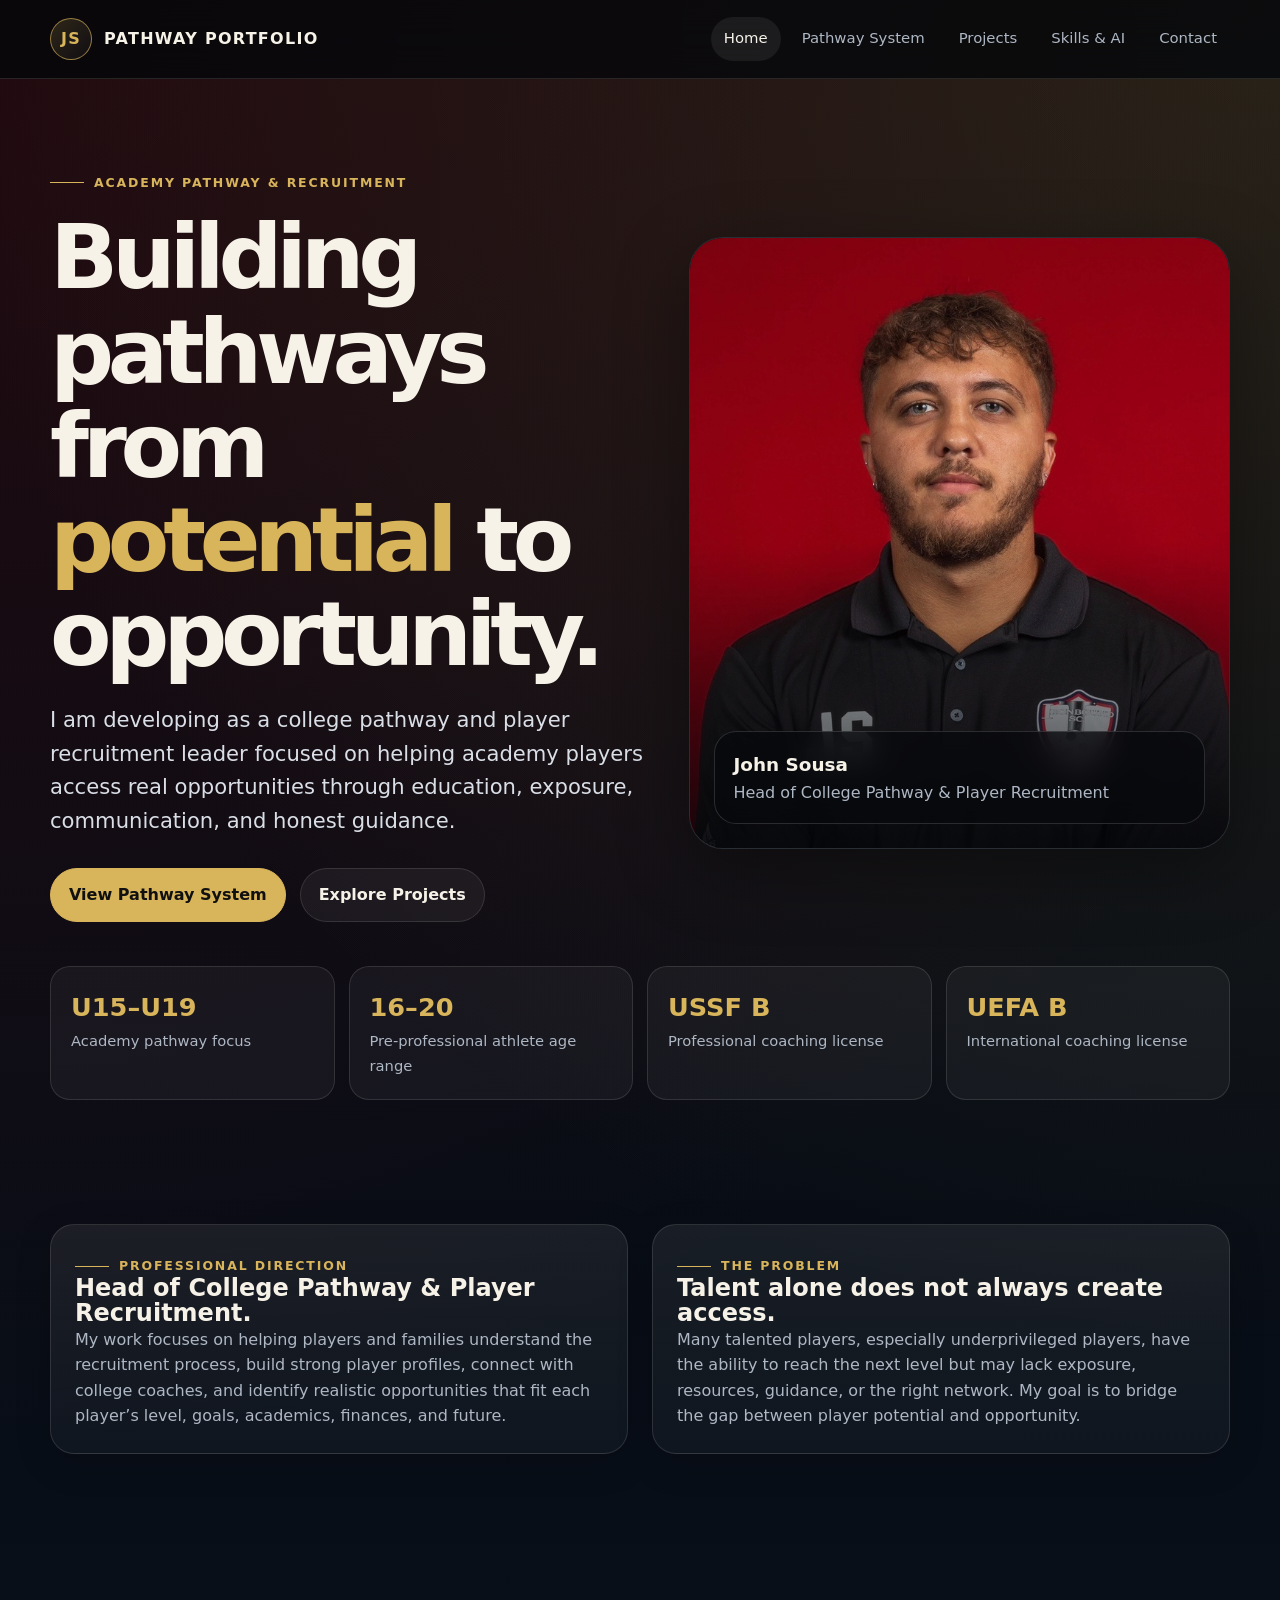
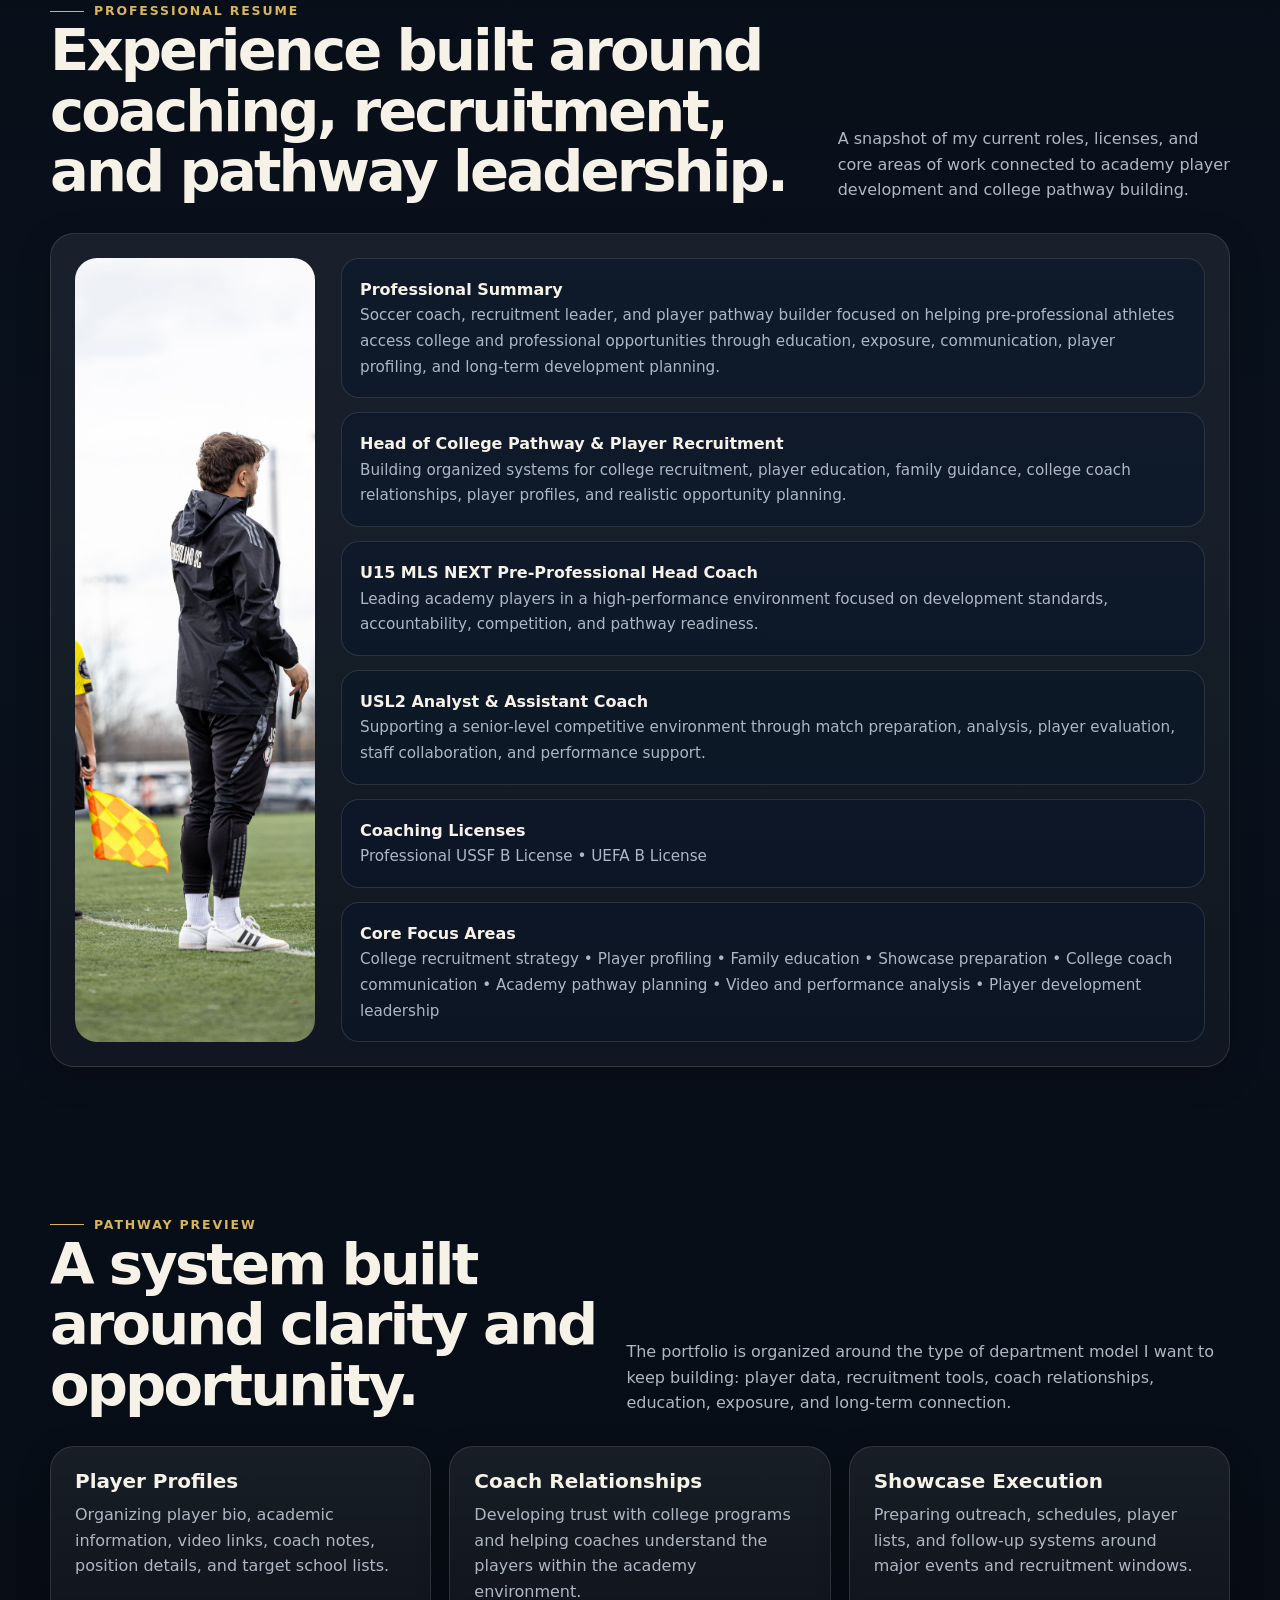
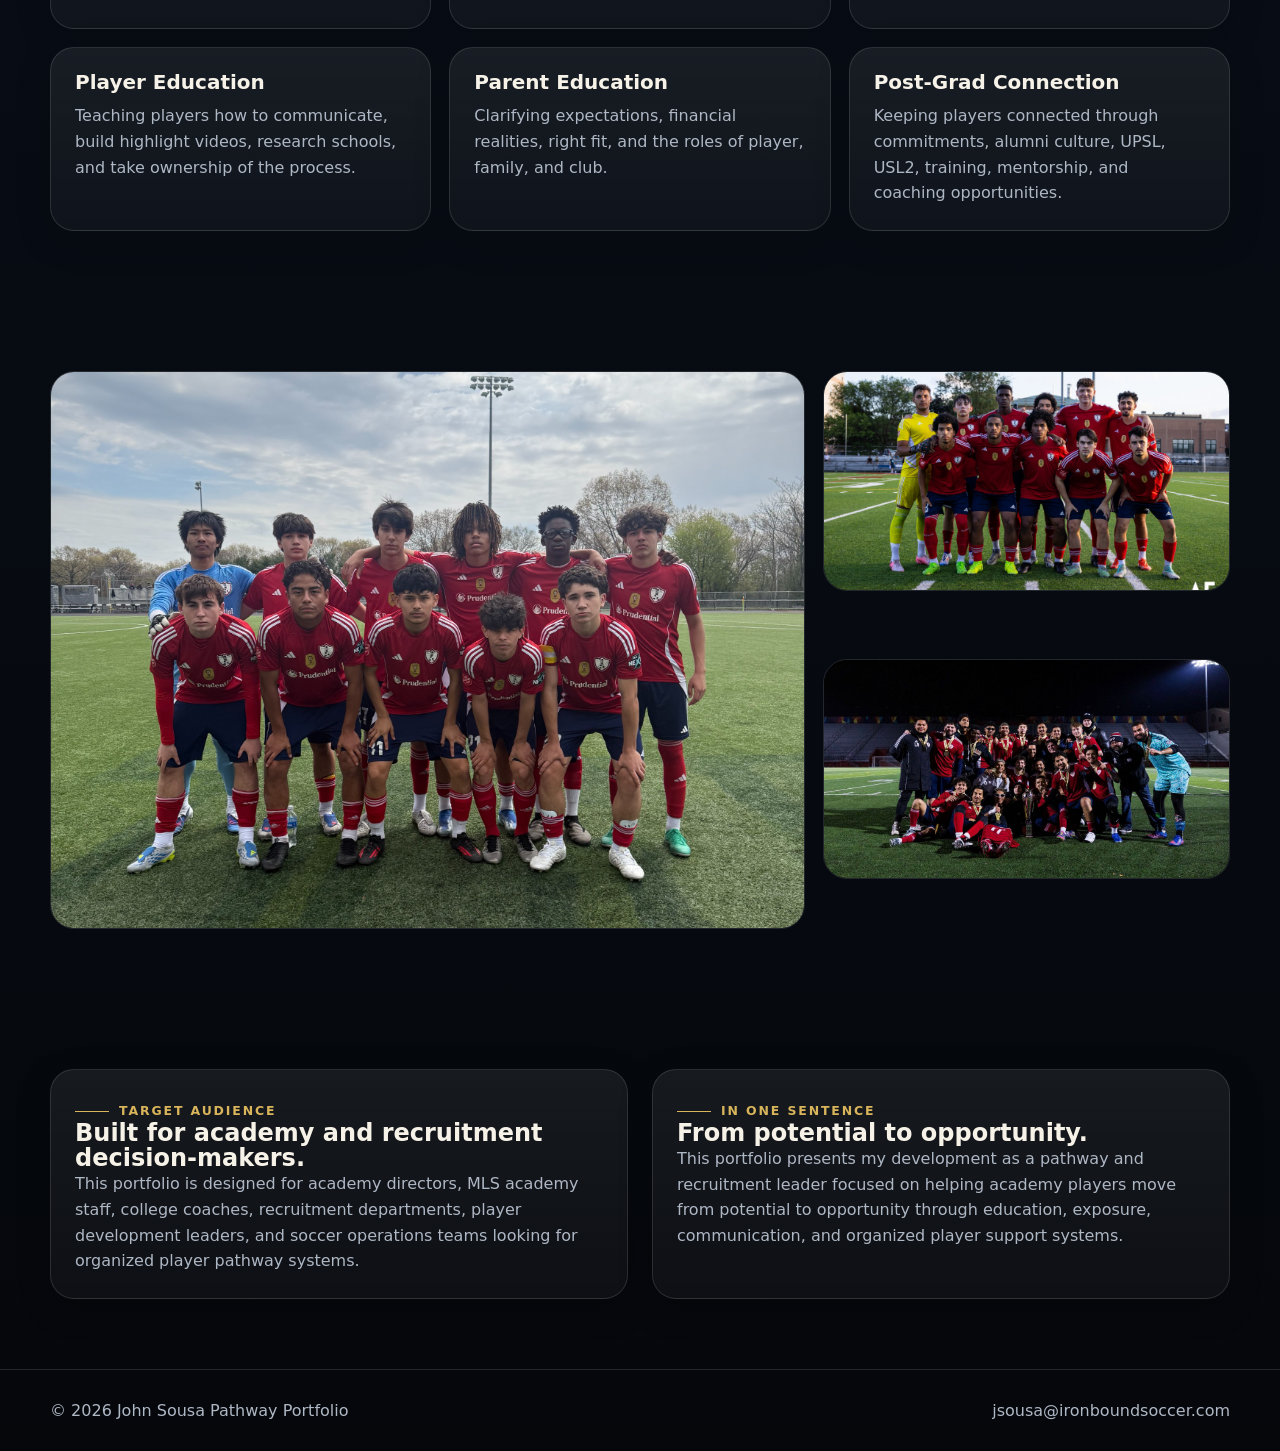
<file: index.html>
<!DOCTYPE html>
<html lang="en">
<head>
  <meta charset="UTF-8" />
  <meta name="viewport" content="width=device-width, initial-scale=1.0" />
  <title>John Sousa | Pathway Portfolio</title>
  <meta name="description" content="Professional portfolio for John Sousa, Head of College Pathway & Player Recruitment." />
  <link rel="stylesheet" href="style.css" />
</head>
<body>
  <header class="site-header">
    <nav class="container nav">
      <a class="brand" href="index.html"><span class="brand-mark">JS</span><span>Pathway Portfolio</span></a>
      <button class="menu-toggle" aria-label="Open navigation">Menu</button>
      <div class="nav-links">
        <a href="index.html">Home</a>
        <a href="pathway.html">Pathway System</a>
        <a href="projects.html">Projects</a>
        <a href="workflow.html">Skills & AI</a>
        <a href="contact.html">Contact</a>
      </div>
    </nav>
  </header>

  <main>
    <section class="hero">
      <div class="container hero-grid">
        <div class="reveal">
          <span class="kicker">Academy Pathway & Recruitment</span>
          <h1>Building pathways from <span>potential</span> to opportunity.</h1>
          <p class="lede">I am developing as a college pathway and player recruitment leader focused on helping academy players access real opportunities through education, exposure, communication, and honest guidance.</p>
          <div class="hero-actions">
            <a class="btn primary" href="pathway.html">View Pathway System</a>
            <a class="btn ghost" href="projects.html">Explore Projects</a>
          </div>
        </div>

        <div class="hero-card reveal">
          <img src="assets/images/headshot.jpeg" alt="Professional headshot of John Sousa" />
          <div class="hero-label">
            <strong>John Sousa</strong>
            <span>Head of College Pathway & Player Recruitment</span>
          </div>
        </div>
      </div>

      <div class="container stat-strip reveal">
        <div class="stat">
          <strong>U15–U19</strong>
          <span>Academy pathway focus</span>
        </div>
        <div class="stat">
          <strong>16–20</strong>
          <span>Pre-professional athlete age range</span>
        </div>
        <div class="stat">
          <strong>USSF B</strong>
          <span>Professional coaching license</span>
        </div>
        <div class="stat">
          <strong>UEFA B</strong>
          <span>International coaching license</span>
        </div>
      </div>
    </section>

    <section>
      <div class="container grid-2">
        <article class="card reveal">
          <span class="kicker">Professional Direction</span>
          <h2>Head of College Pathway & Player Recruitment.</h2>
          <p>My work focuses on helping players and families understand the recruitment process, build strong player profiles, connect with college coaches, and identify realistic opportunities that fit each player’s level, goals, academics, finances, and future.</p>
        </article>

        <article class="card reveal">
          <span class="kicker">The Problem</span>
          <h2>Talent alone does not always create access.</h2>
          <p>Many talented players, especially underprivileged players, have the ability to reach the next level but may lack exposure, resources, guidance, or the right network. My goal is to bridge the gap between player potential and opportunity.</p>
        </article>
      </div>
    </section>

    <section>
      <div class="container">
        <div class="section-header reveal">
          <div>
            <span class="kicker">Professional Resume</span>
            <h2>Experience built around coaching, recruitment, and pathway leadership.</h2>
          </div>
          <p>A snapshot of my current roles, licenses, and core areas of work connected to academy player development and college pathway building.</p>
        </div>

        <div class="resume-card card reveal">
          <img src="assets/images/coaching-sideline.jpeg" alt="John Sousa coaching on the sideline" />

          <div class="role-list">
            <div class="role-item">
              <strong>Professional Summary</strong>
              <span>Soccer coach, recruitment leader, and player pathway builder focused on helping pre-professional athletes access college and professional opportunities through education, exposure, communication, player profiling, and long-term development planning.</span>
            </div>

            <div class="role-item">
              <strong>Head of College Pathway & Player Recruitment</strong>
              <span>Building organized systems for college recruitment, player education, family guidance, college coach relationships, player profiles, and realistic opportunity planning.</span>
            </div>

            <div class="role-item">
              <strong>U15 MLS NEXT Pre-Professional Head Coach</strong>
              <span>Leading academy players in a high-performance environment focused on development standards, accountability, competition, and pathway readiness.</span>
            </div>

            <div class="role-item">
              <strong>USL2 Analyst & Assistant Coach</strong>
              <span>Supporting a senior-level competitive environment through match preparation, analysis, player evaluation, staff collaboration, and performance support.</span>
            </div>

            <div class="role-item">
              <strong>Coaching Licenses</strong>
              <span>Professional USSF B License • UEFA B License</span>
            </div>

            <div class="role-item">
              <strong>Core Focus Areas</strong>
              <span>College recruitment strategy • Player profiling • Family education • Showcase preparation • College coach communication • Academy pathway planning • Video and performance analysis • Player development leadership</span>
            </div>
          </div>
        </div>
      </div>
    </section>

    <section>
      <div class="container">
        <div class="section-header reveal">
          <div>
            <span class="kicker">Pathway Preview</span>
            <h2>A system built around clarity and opportunity.</h2>
          </div>
          <p>The portfolio is organized around the type of department model I want to keep building: player data, recruitment tools, coach relationships, education, exposure, and long-term connection.</p>
        </div>

        <div class="grid-3">
          <article class="card reveal">
            <h3>Player Profiles</h3>
            <p>Organizing player bio, academic information, video links, coach notes, position details, and target school lists.</p>
          </article>
          <article class="card reveal">
            <h3>Coach Relationships</h3>
            <p>Developing trust with college programs and helping coaches understand the players within the academy environment.</p>
          </article>
          <article class="card reveal">
            <h3>Showcase Execution</h3>
            <p>Preparing outreach, schedules, player lists, and follow-up systems around major events and recruitment windows.</p>
          </article>
          <article class="card reveal">
            <h3>Player Education</h3>
            <p>Teaching players how to communicate, build highlight videos, research schools, and take ownership of the process.</p>
          </article>
          <article class="card reveal">
            <h3>Parent Education</h3>
            <p>Clarifying expectations, financial realities, right fit, and the roles of player, family, and club.</p>
          </article>
          <article class="card reveal">
            <h3>Post-Grad Connection</h3>
            <p>Keeping players connected through commitments, alumni culture, UPSL, USL2, training, mentorship, and coaching opportunities.</p>
          </article>
        </div>
      </div>
    </section>

    <section>
      <div class="container photo-band reveal">
        <img class="tall" src="assets/images/academy-starting-xi.jpg" alt="Academy starting eleven team photo" />
        <div class="stack">
          <img src="assets/images/usl2-staff.jpg" alt="USL2 staff and player environment" />
          <img src="assets/images/upsl-champions.jpg" alt="UPSL champions with academy graduates" />
        </div>
      </div>
    </section>

    <section>
      <div class="container grid-2">
        <article class="card reveal">
          <span class="kicker">Target Audience</span>
          <h2>Built for academy and recruitment decision-makers.</h2>
          <p>This portfolio is designed for academy directors, MLS academy staff, college coaches, recruitment departments, player development leaders, and soccer operations teams looking for organized player pathway systems.</p>
        </article>

        <article class="card reveal">
          <span class="kicker">In One Sentence</span>
          <h2>From potential to opportunity.</h2>
          <p>This portfolio presents my development as a pathway and recruitment leader focused on helping academy players move from potential to opportunity through education, exposure, communication, and organized player support systems.</p>
        </article>
      </div>
    </section>
  </main>

  <footer class="site-footer">
    <div class="container footer-inner">
      <span>© 2026 John Sousa Pathway Portfolio</span>
      <span>jsousa@ironboundsoccer.com</span>
    </div>
  </footer>

  <script src="script.js"></script>
</body>
</html>
</file>
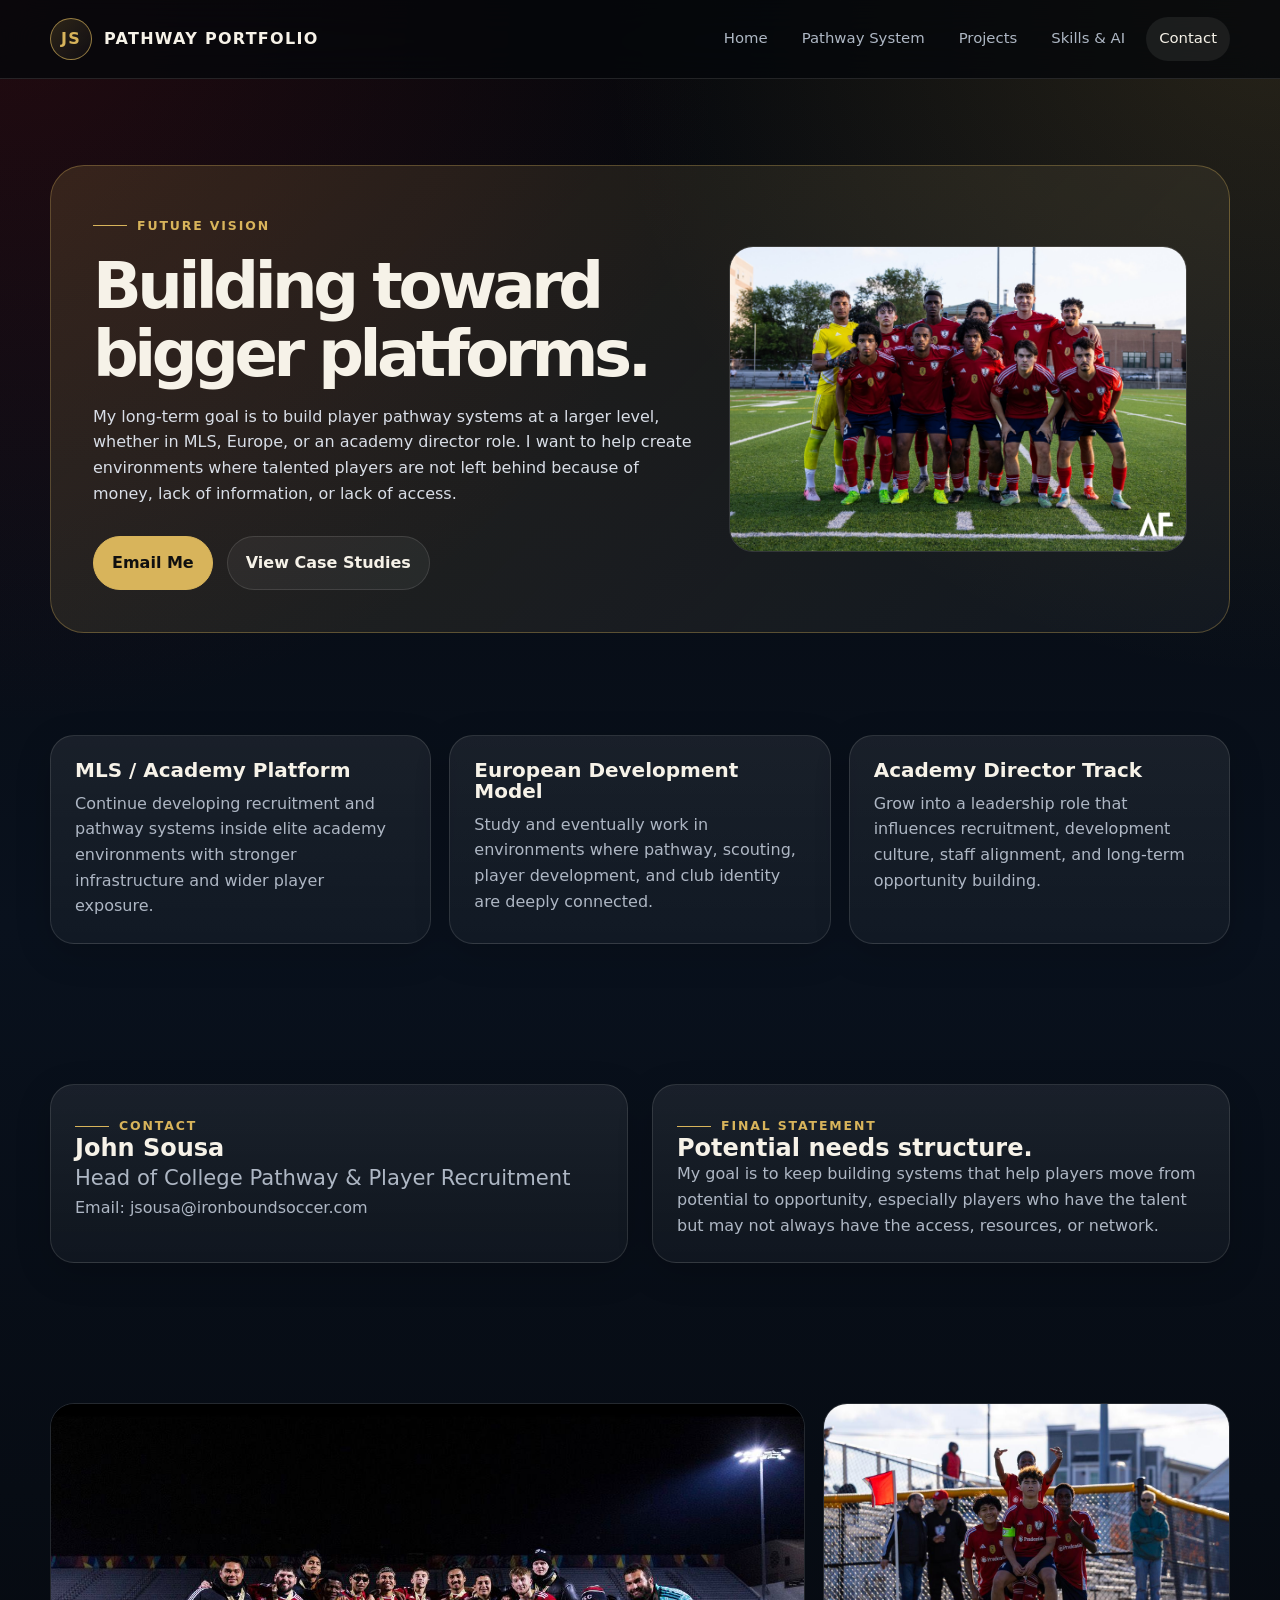
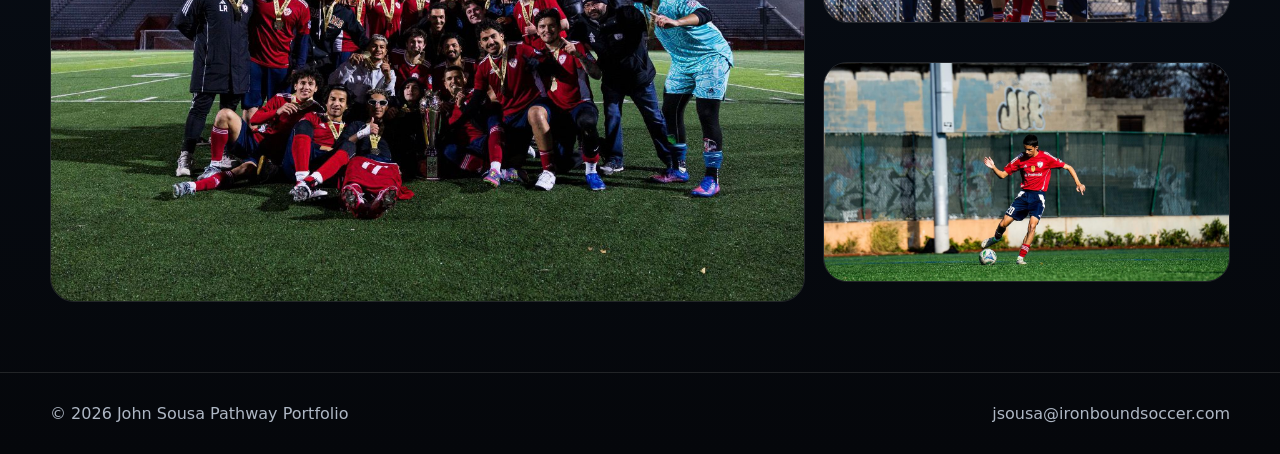
<file: contact.html>
<!DOCTYPE html>
<html lang="en">
<head>
  <meta charset="UTF-8" />
  <meta name="viewport" content="width=device-width, initial-scale=1.0" />
  <title>Contact & Future Vision | John Sousa</title>
  <link rel="stylesheet" href="style.css" />
</head>
<body>
  <header class="site-header">
    <nav class="container nav">
      <a class="brand" href="index.html"><span class="brand-mark">JS</span><span>Pathway Portfolio</span></a>
      <button class="menu-toggle" aria-label="Open navigation">Menu</button>
      <div class="nav-links"><a href="index.html">Home</a><a href="pathway.html">Pathway System</a><a href="projects.html">Projects</a><a href="workflow.html">Skills & AI</a><a href="contact.html">Contact</a></div>
    </nav>
  </header>

  <main>
    <section class="page-hero">
      <div class="container contact-panel reveal">
        <div>
          <span class="kicker">Future Vision</span>
          <h1>Building toward bigger platforms.</h1>
          <p>My long-term goal is to build player pathway systems at a larger level, whether in MLS, Europe, or an academy director role. I want to help create environments where talented players are not left behind because of money, lack of information, or lack of access.</p>
          <div class="hero-actions">
            <a class="btn primary" href="mailto:jsousa@ironboundsoccer.com">Email Me</a>
            <a class="btn ghost" href="projects.html">View Case Studies</a>
          </div>
        </div>
        <img src="assets/images/usl2-staff.jpg" alt="USL2 environment photo" style="border-radius:24px; border:1px solid rgba(255,255,255,.12);" />
      </div>
    </section>

    <section>
      <div class="container grid-3">
        <article class="card reveal"><h3>MLS / Academy Platform</h3><p>Continue developing recruitment and pathway systems inside elite academy environments with stronger infrastructure and wider player exposure.</p></article>
        <article class="card reveal"><h3>European Development Model</h3><p>Study and eventually work in environments where pathway, scouting, player development, and club identity are deeply connected.</p></article>
        <article class="card reveal"><h3>Academy Director Track</h3><p>Grow into a leadership role that influences recruitment, development culture, staff alignment, and long-term opportunity building.</p></article>
      </div>
    </section>

    <section>
      <div class="container grid-2">
        <div class="card reveal">
          <span class="kicker">Contact</span>
          <h2>John Sousa</h2>
          <p class="lede">Head of College Pathway & Player Recruitment</p>
          <p>Email: <a href="mailto:jsousa@ironboundsoccer.com">jsousa@ironboundsoccer.com</a></p>
        </div>
        <div class="card reveal">
          <span class="kicker">Final Statement</span>
          <h2>Potential needs structure.</h2>
          <p>My goal is to keep building systems that help players move from potential to opportunity, especially players who have the talent but may not always have the access, resources, or network.</p>
        </div>
      </div>
    </section>

    <section>
      <div class="container photo-band reveal">
        <img class="tall" src="assets/images/upsl-champions.jpg" alt="UPSL championship group with academy graduates" />
        <div class="stack">
          <img src="assets/images/player-celebration.jpg" alt="Academy players celebrating" />
          <img src="assets/images/player-action-1.jpg" alt="Academy player in game action" />
        </div>
      </div>
    </section>
  </main>

  <footer class="site-footer"><div class="container footer-inner"><span>© 2026 John Sousa Pathway Portfolio</span><span>jsousa@ironboundsoccer.com</span></div></footer>
  <script src="script.js"></script>
</body>
</html>
</file>
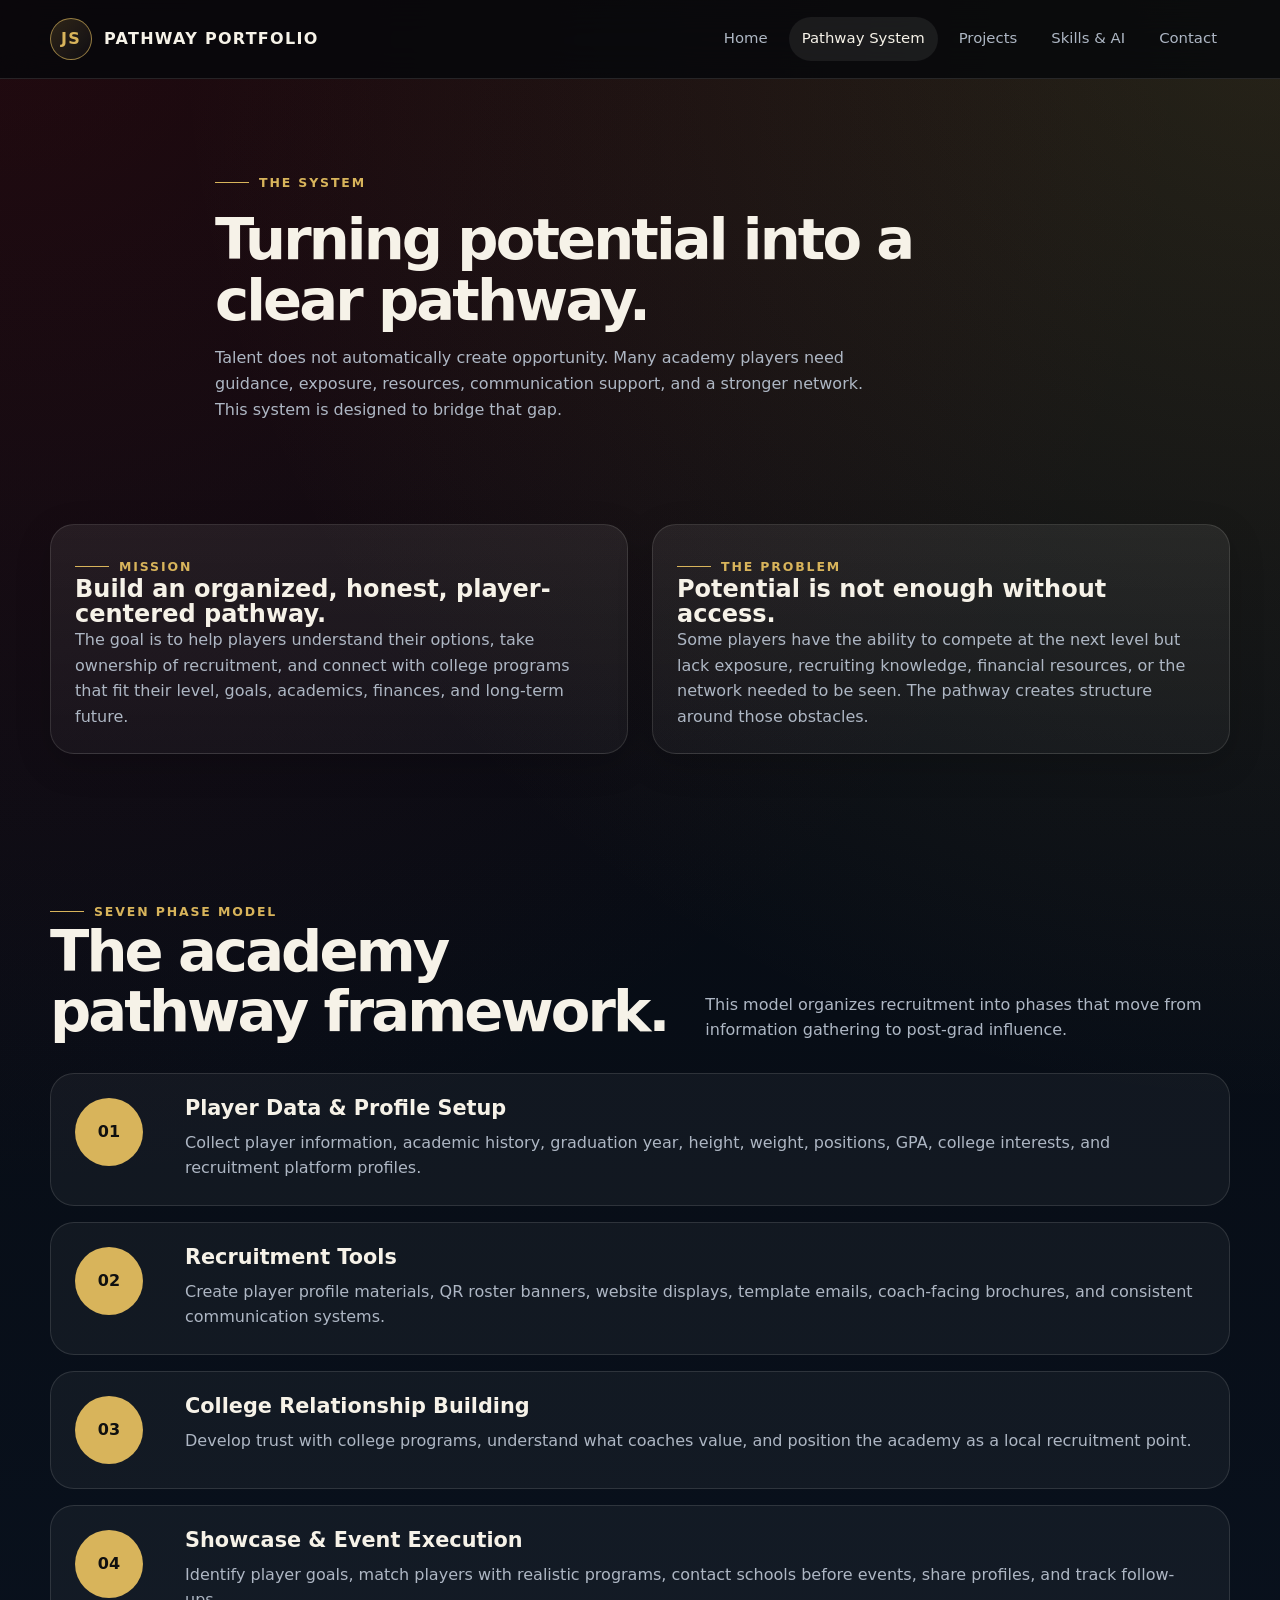
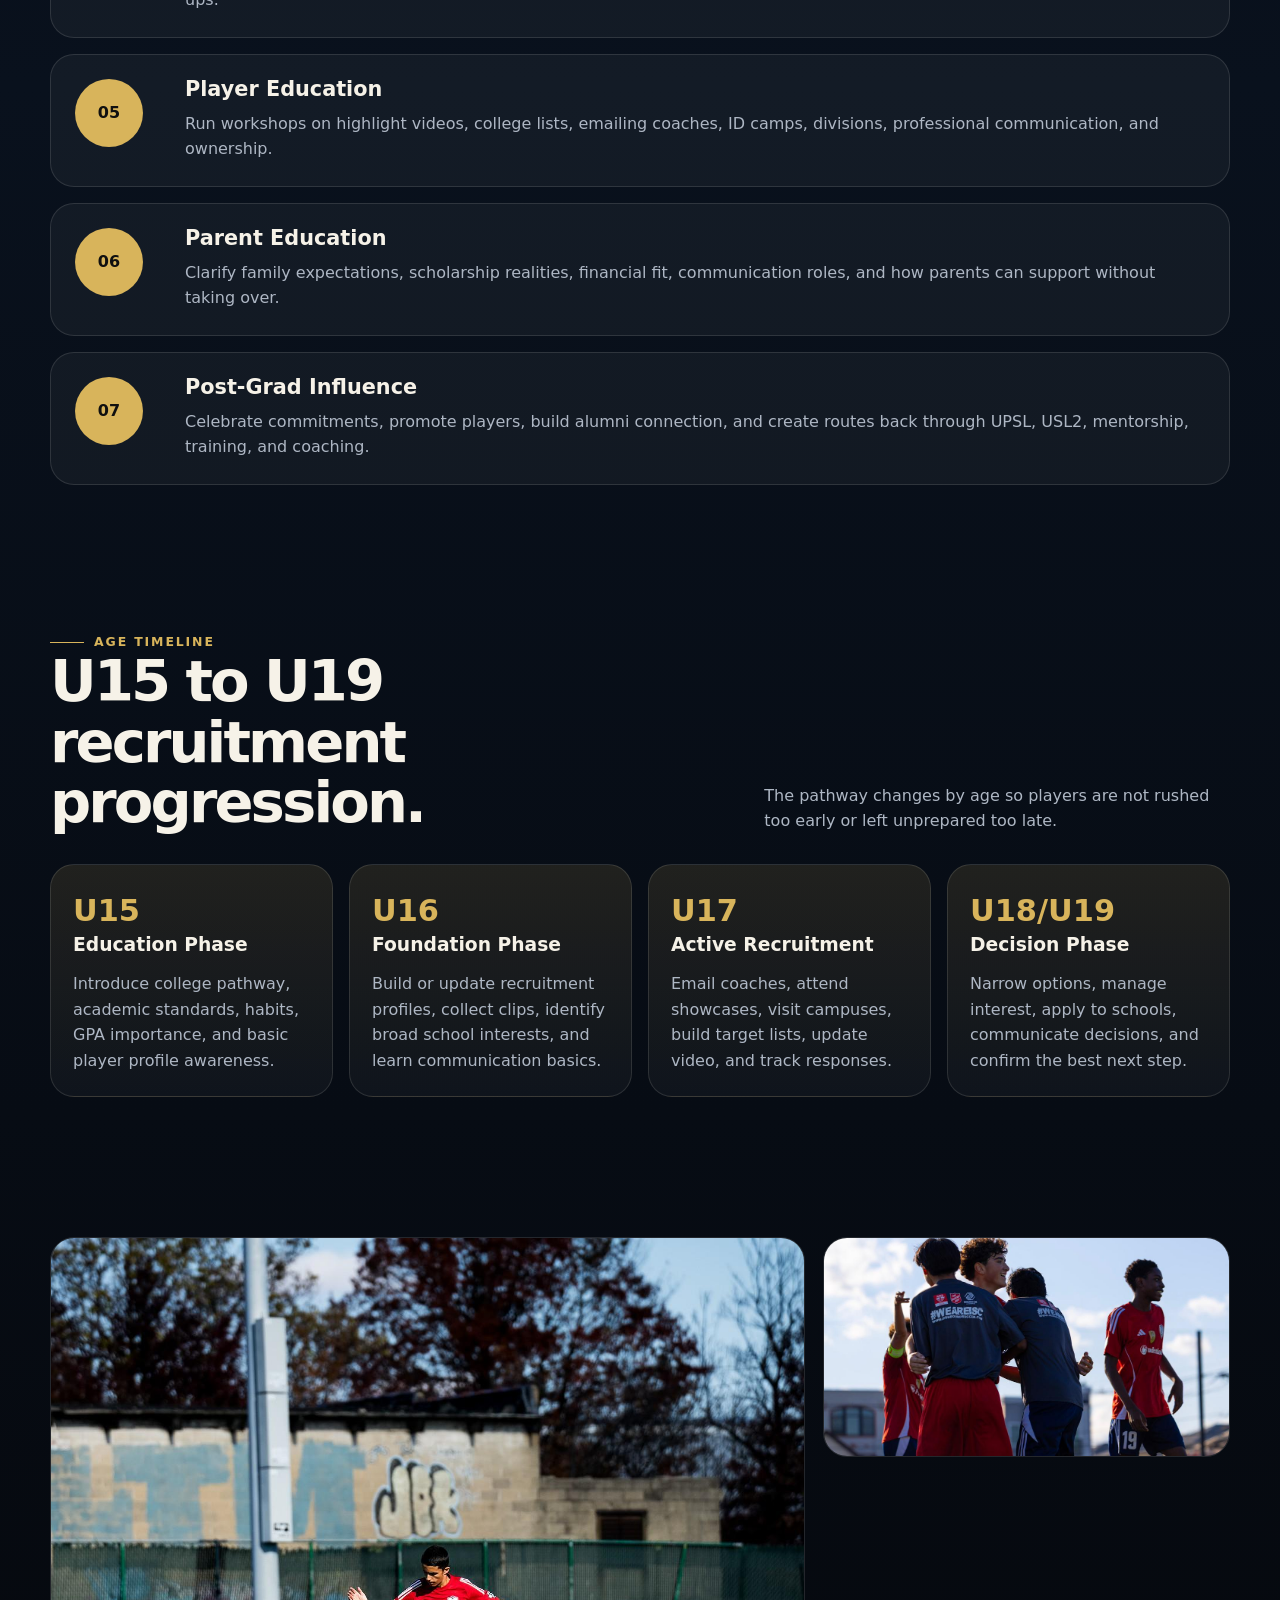
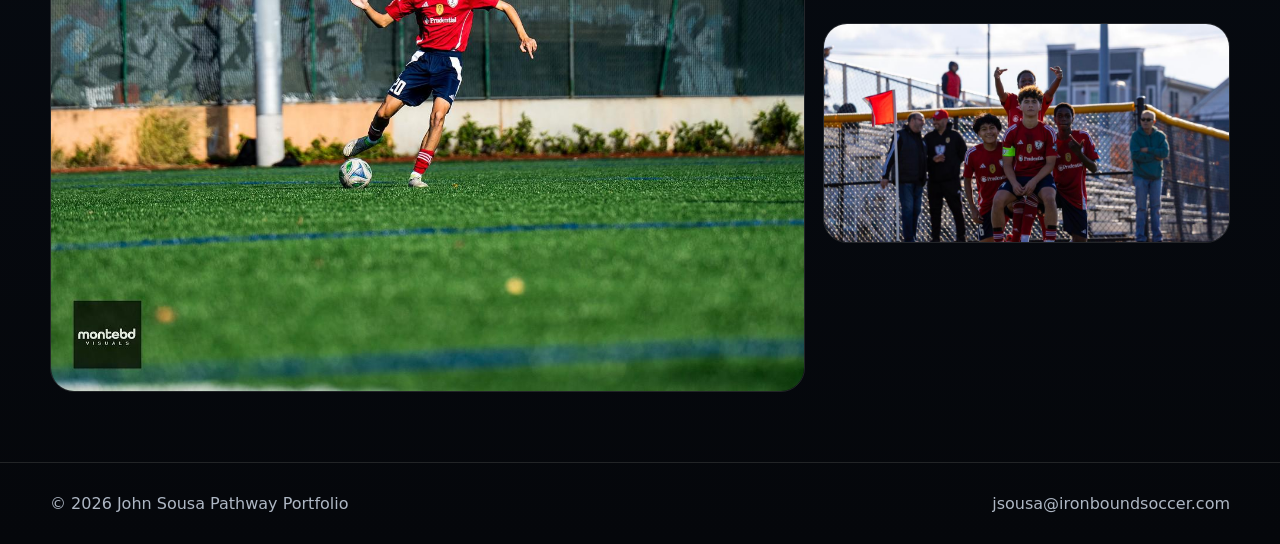
<file: pathway.html>
<!DOCTYPE html>
<html lang="en">
<head>
  <meta charset="UTF-8" />
  <meta name="viewport" content="width=device-width, initial-scale=1.0" />
  <title>Pathway System | John Sousa</title>
  <link rel="stylesheet" href="style.css" />
</head>
<body>
  <header class="site-header">
    <nav class="container nav">
      <a class="brand" href="index.html"><span class="brand-mark">JS</span><span>Pathway Portfolio</span></a>
      <button class="menu-toggle" aria-label="Open navigation">Menu</button>
      <div class="nav-links"><a href="index.html">Home</a><a href="pathway.html">Pathway System</a><a href="projects.html">Projects</a><a href="workflow.html">Skills & AI</a><a href="contact.html">Contact</a></div>
    </nav>
  </header>

  <main>
    <section class="page-hero">
      <div class="container page-title reveal">
        <span class="kicker">The System</span>
        <h1>Turning potential into a clear pathway.</h1>
        <p>Talent does not automatically create opportunity. Many academy players need guidance, exposure, resources, communication support, and a stronger network. This system is designed to bridge that gap.</p>
      </div>
    </section>

    <section>
      <div class="container grid-2">
        <article class="card reveal">
          <span class="kicker">Mission</span>
          <h2>Build an organized, honest, player-centered pathway.</h2>
          <p>The goal is to help players understand their options, take ownership of recruitment, and connect with college programs that fit their level, goals, academics, finances, and long-term future.</p>
        </article>
        <article class="card reveal">
          <span class="kicker">The Problem</span>
          <h2>Potential is not enough without access.</h2>
          <p>Some players have the ability to compete at the next level but lack exposure, recruiting knowledge, financial resources, or the network needed to be seen. The pathway creates structure around those obstacles.</p>
        </article>
      </div>
    </section>

    <section>
      <div class="container">
        <div class="section-header reveal">
          <div><span class="kicker">Seven Phase Model</span><h2>The academy pathway framework.</h2></div>
          <p>This model organizes recruitment into phases that move from information gathering to post-grad influence.</p>
        </div>
        <div class="timeline">
          <div class="phase reveal">
            <div>
              <h3>Player Data & Profile Setup</h3>
              <p>Collect player information, academic history, graduation year, height, weight, positions, GPA, college interests, and recruitment platform profiles.</p>
            </div>
          </div>

          <div class="phase reveal">
            <div>
              <h3>Recruitment Tools</h3>
              <p>Create player profile materials, QR roster banners, website displays, template emails, coach-facing brochures, and consistent communication systems.</p>
            </div>
          </div>

          <div class="phase reveal">
            <div>
              <h3>College Relationship Building</h3>
              <p>Develop trust with college programs, understand what coaches value, and position the academy as a local recruitment point.</p>
            </div>
          </div>

          <div class="phase reveal">
            <div>
              <h3>Showcase & Event Execution</h3>
              <p>Identify player goals, match players with realistic programs, contact schools before events, share profiles, and track follow-ups.</p>
            </div>
          </div>

          <div class="phase reveal">
            <div>
              <h3>Player Education</h3>
              <p>Run workshops on highlight videos, college lists, emailing coaches, ID camps, divisions, professional communication, and ownership.</p>
            </div>
          </div>

          <div class="phase reveal">
            <div>
              <h3>Parent Education</h3>
              <p>Clarify family expectations, scholarship realities, financial fit, communication roles, and how parents can support without taking over.</p>
            </div>
          </div>

          <div class="phase reveal">
            <div>
              <h3>Post-Grad Influence</h3>
              <p>Celebrate commitments, promote players, build alumni connection, and create routes back through UPSL, USL2, mentorship, training, and coaching.</p>
            </div>
          </div>
        </div>
      </div>
    </section>

    <section>
      <div class="container">
        <div class="section-header reveal">
          <div><span class="kicker">Age Timeline</span><h2>U15 to U19 recruitment progression.</h2></div>
          <p>The pathway changes by age so players are not rushed too early or left unprepared too late.</p>
        </div>
        <div class="age-timeline">
          <article class="age-card reveal"><div class="age">U15</div><h3>Education Phase</h3><p>Introduce college pathway, academic standards, habits, GPA importance, and basic player profile awareness.</p></article>
          <article class="age-card reveal"><div class="age">U16</div><h3>Foundation Phase</h3><p>Build or update recruitment profiles, collect clips, identify broad school interests, and learn communication basics.</p></article>
          <article class="age-card reveal"><div class="age">U17</div><h3>Active Recruitment</h3><p>Email coaches, attend showcases, visit campuses, build target lists, update video, and track responses.</p></article>
          <article class="age-card reveal"><div class="age">U18/U19</div><h3>Decision Phase</h3><p>Narrow options, manage interest, apply to schools, communicate decisions, and confirm the best next step.</p></article>
        </div>
      </div>
    </section>

    <section>
      <div class="container photo-band reveal">
        <img class="tall" src="assets/images/player-action-1.jpg" alt="Academy player action photo" />
        <div class="stack">
          <img src="assets/images/player-culture.jpg" alt="Academy players walking together" />
          <img src="assets/images/player-celebration.jpg" alt="Academy players celebrating" />
        </div>
      </div>
    </section>
  </main>

  <footer class="site-footer"><div class="container footer-inner"><span>© 2026 John Sousa Pathway Portfolio</span><span>jsousa@ironboundsoccer.com</span></div></footer>
  <script src="script.js"></script>
</body>
</html>
</file>
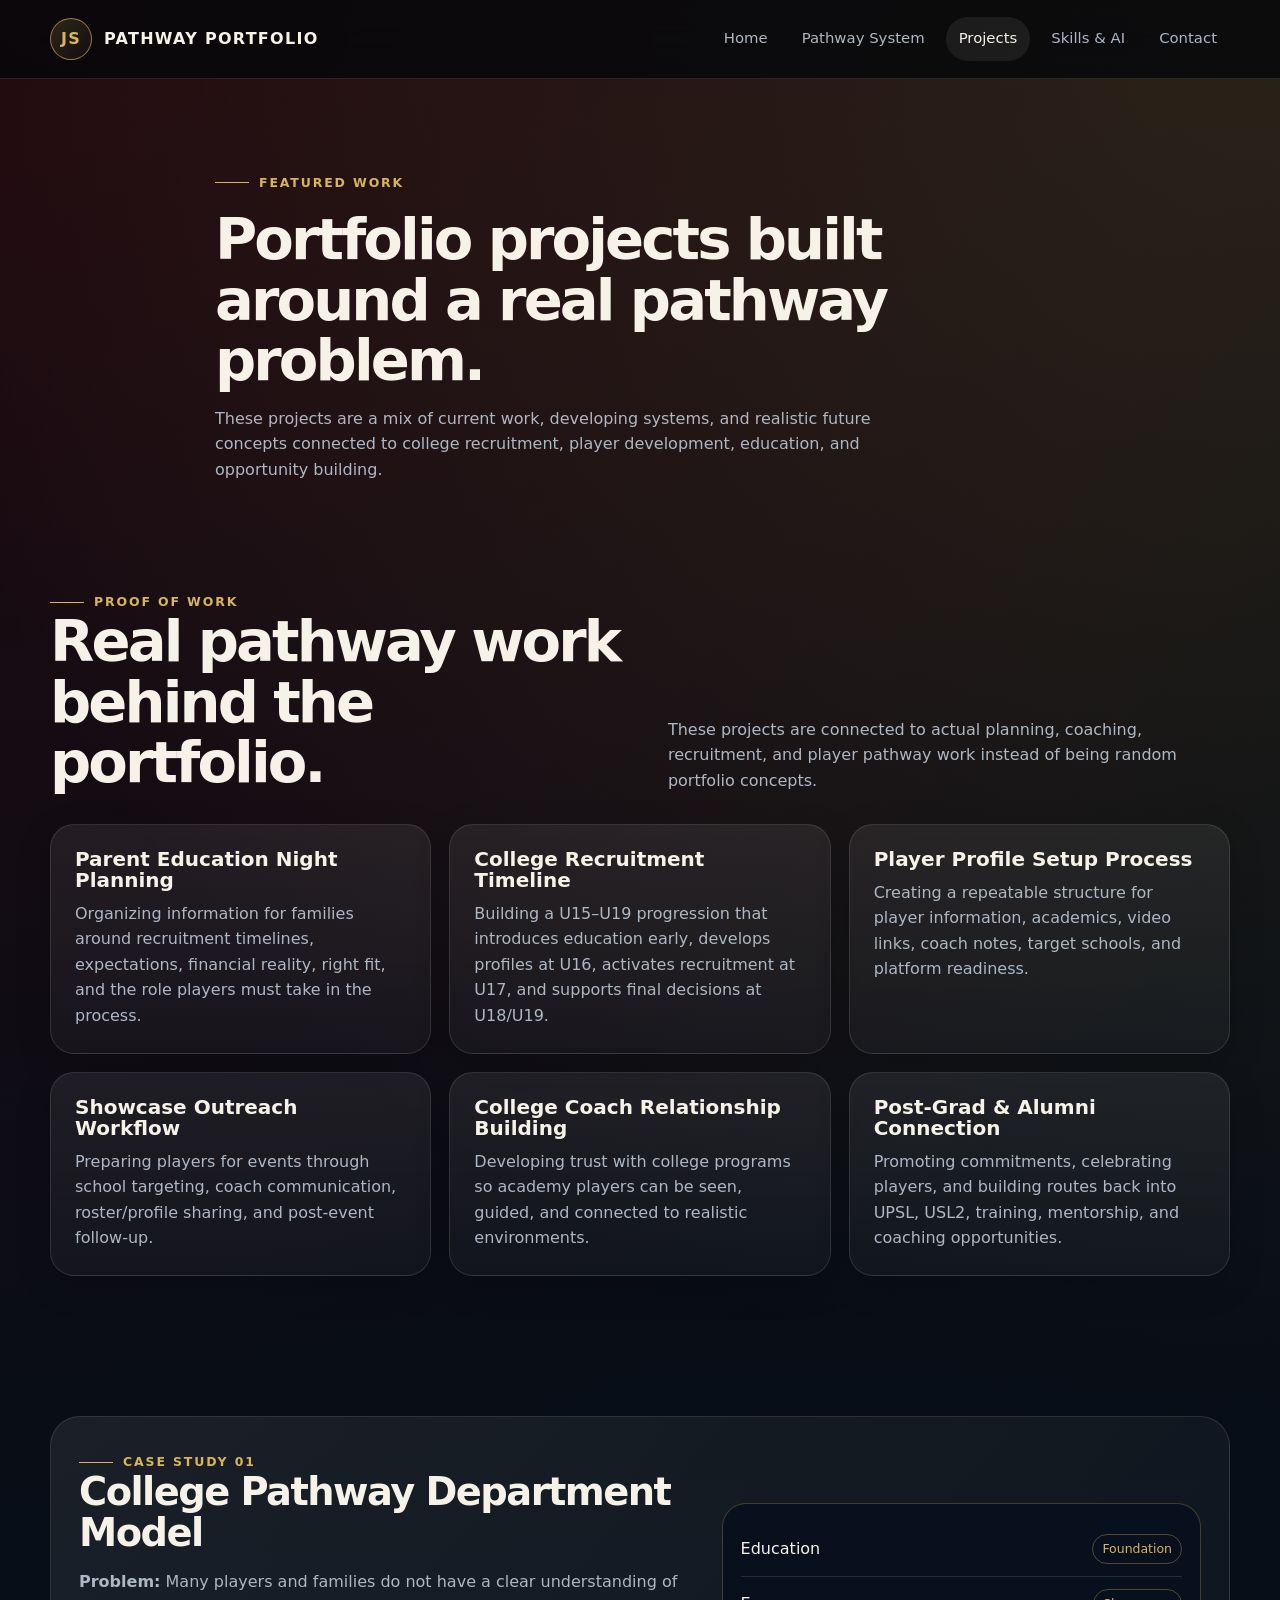
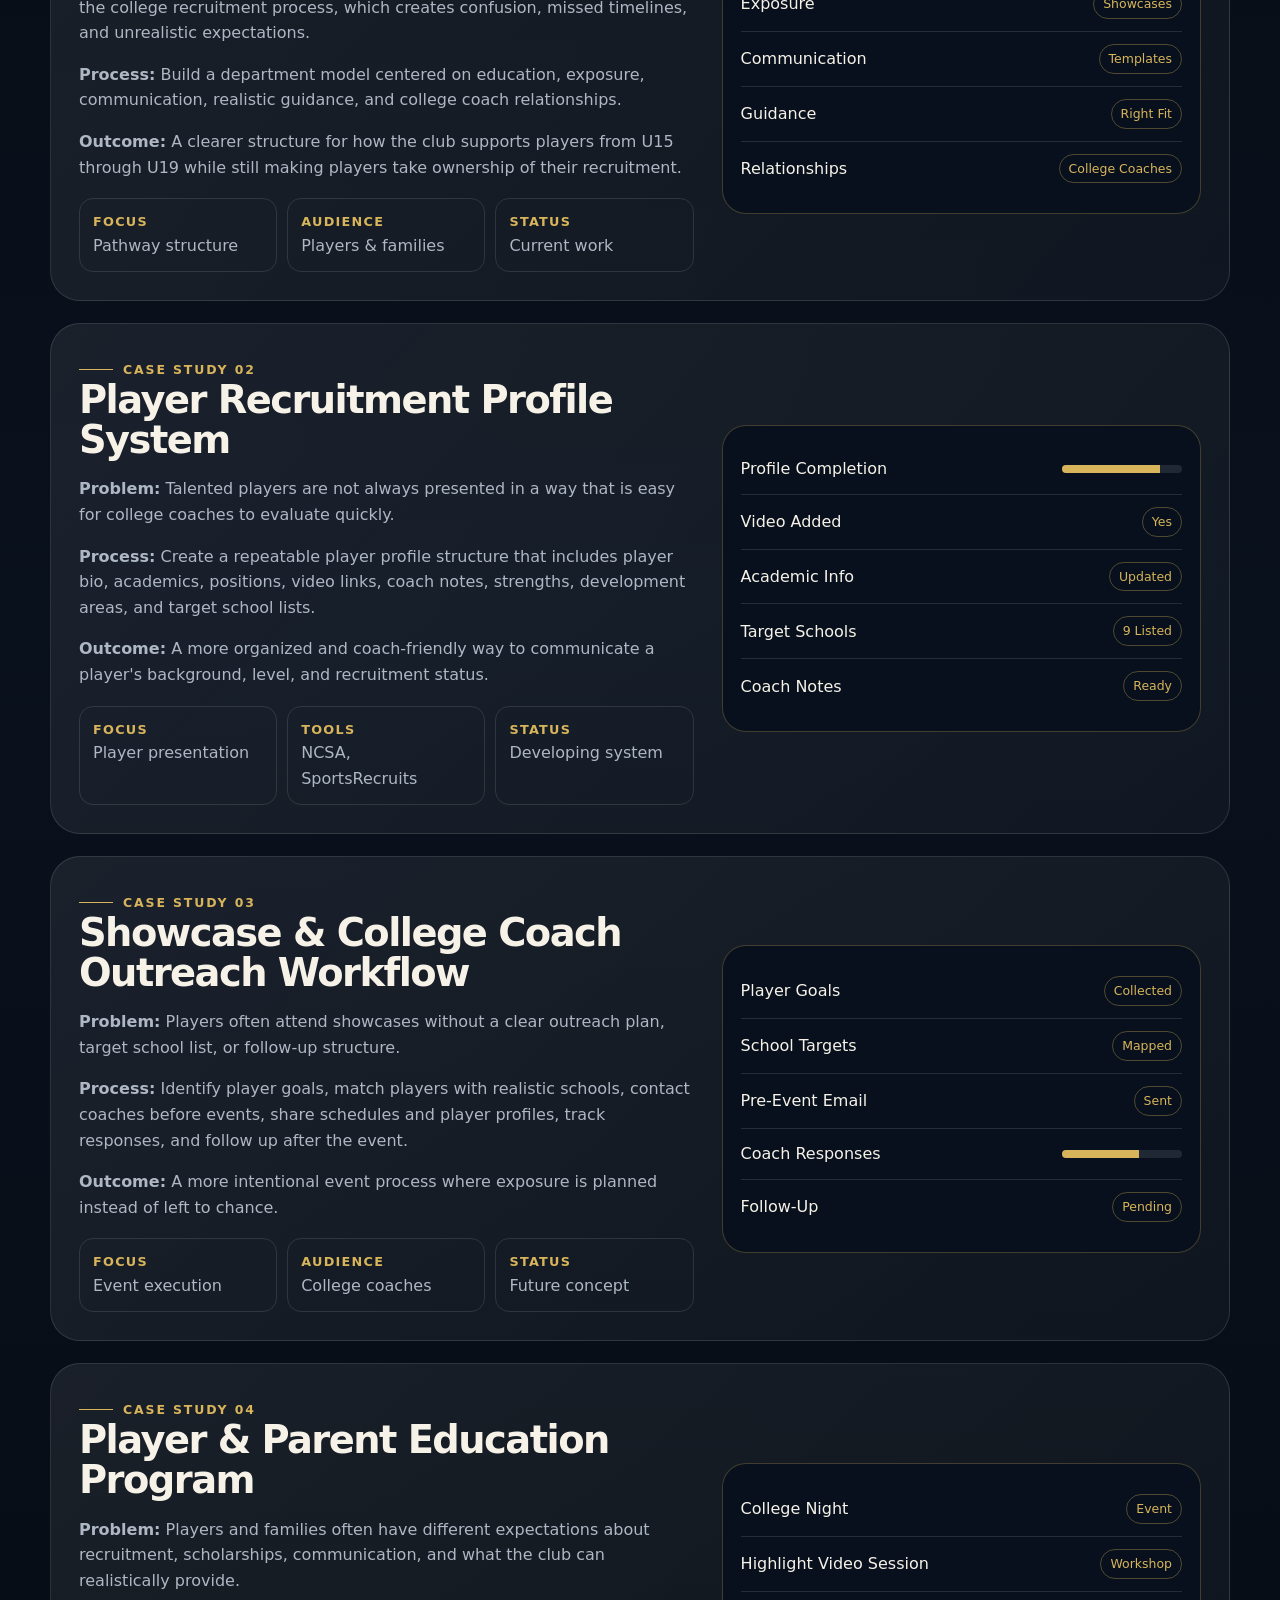
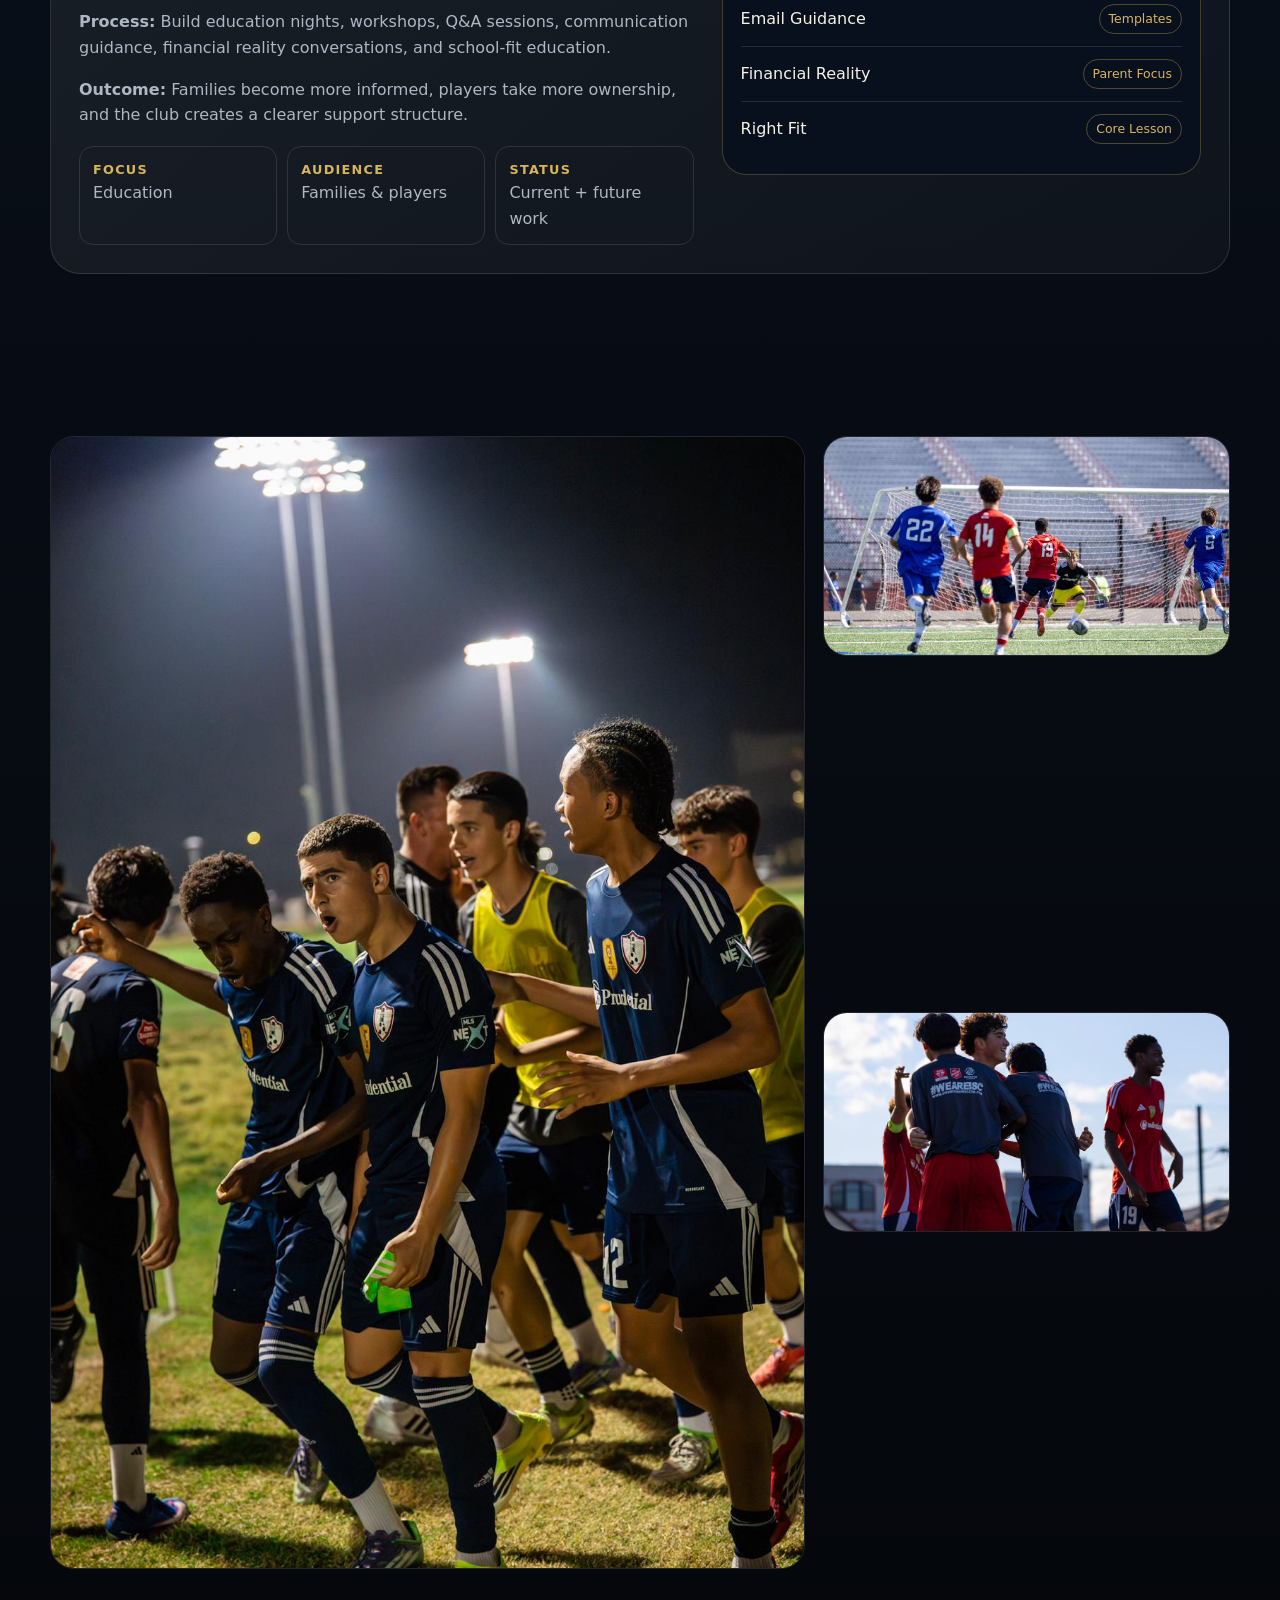
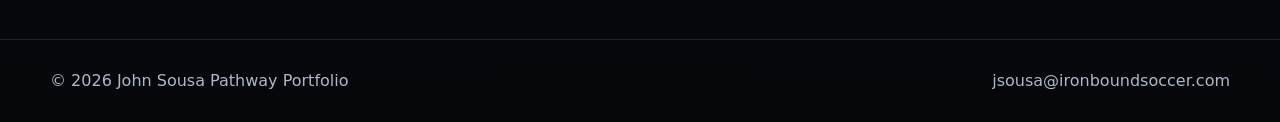
<file: projects.html>
<!DOCTYPE html>
<html lang="en">
<head>
  <meta charset="UTF-8" />
  <meta name="viewport" content="width=device-width, initial-scale=1.0" />
  <title>Projects | John Sousa</title>
  <link rel="stylesheet" href="style.css" />
</head>
<body>
  <header class="site-header">
    <nav class="container nav">
      <a class="brand" href="index.html"><span class="brand-mark">JS</span><span>Pathway Portfolio</span></a>
      <button class="menu-toggle" aria-label="Open navigation">Menu</button>
      <div class="nav-links">
        <a href="index.html">Home</a>
        <a href="pathway.html">Pathway System</a>
        <a href="projects.html">Projects</a>
        <a href="workflow.html">Skills & AI</a>
        <a href="contact.html">Contact</a>
      </div>
    </nav>
  </header>

  <main>
    <section class="page-hero">
      <div class="container page-title reveal">
        <span class="kicker">Featured Work</span>
        <h1>Portfolio projects built around a real pathway problem.</h1>
        <p>These projects are a mix of current work, developing systems, and realistic future concepts connected to college recruitment, player development, education, and opportunity building.</p>
      </div>
    </section>

    <section>
      <div class="container">
        <div class="section-header reveal">
          <div>
            <span class="kicker">Proof of Work</span>
            <h2>Real pathway work behind the portfolio.</h2>
          </div>
          <p>These projects are connected to actual planning, coaching, recruitment, and player pathway work instead of being random portfolio concepts.</p>
        </div>

        <div class="grid-3">
          <article class="card reveal">
            <h3>Parent Education Night Planning</h3>
            <p>Organizing information for families around recruitment timelines, expectations, financial reality, right fit, and the role players must take in the process.</p>
          </article>

          <article class="card reveal">
            <h3>College Recruitment Timeline</h3>
            <p>Building a U15–U19 progression that introduces education early, develops profiles at U16, activates recruitment at U17, and supports final decisions at U18/U19.</p>
          </article>

          <article class="card reveal">
            <h3>Player Profile Setup Process</h3>
            <p>Creating a repeatable structure for player information, academics, video links, coach notes, target schools, and platform readiness.</p>
          </article>

          <article class="card reveal">
            <h3>Showcase Outreach Workflow</h3>
            <p>Preparing players for events through school targeting, coach communication, roster/profile sharing, and post-event follow-up.</p>
          </article>

          <article class="card reveal">
            <h3>College Coach Relationship Building</h3>
            <p>Developing trust with college programs so academy players can be seen, guided, and connected to realistic environments.</p>
          </article>

          <article class="card reveal">
            <h3>Post-Grad & Alumni Connection</h3>
            <p>Promoting commitments, celebrating players, and building routes back into UPSL, USL2, training, mentorship, and coaching opportunities.</p>
          </article>
        </div>
      </div>
    </section>

    <section>
      <div class="container">
        <article class="case-study reveal">
          <div>
            <span class="kicker">Case Study 01</span>
            <h2>College Pathway Department Model</h2>
            <p><strong>Problem:</strong> Many players and families do not have a clear understanding of the college recruitment process, which creates confusion, missed timelines, and unrealistic expectations.</p>
            <p><strong>Process:</strong> Build a department model centered on education, exposure, communication, realistic guidance, and college coach relationships.</p>
            <p><strong>Outcome:</strong> A clearer structure for how the club supports players from U15 through U19 while still making players take ownership of their recruitment.</p>
            <div class="case-meta">
              <div><strong>Focus</strong> Pathway structure</div>
              <div><strong>Audience</strong> Players & families</div>
              <div><strong>Status</strong> Current work</div>
            </div>
          </div>
          <div class="mockup">
            <div class="mock-row"><span>Education</span><span class="pill">Foundation</span></div>
            <div class="mock-row"><span>Exposure</span><span class="pill">Showcases</span></div>
            <div class="mock-row"><span>Communication</span><span class="pill">Templates</span></div>
            <div class="mock-row"><span>Guidance</span><span class="pill">Right Fit</span></div>
            <div class="mock-row"><span>Relationships</span><span class="pill">College Coaches</span></div>
          </div>
        </article>

        <article class="case-study reveal">
          <div>
            <span class="kicker">Case Study 02</span>
            <h2>Player Recruitment Profile System</h2>
            <p><strong>Problem:</strong> Talented players are not always presented in a way that is easy for college coaches to evaluate quickly.</p>
            <p><strong>Process:</strong> Create a repeatable player profile structure that includes player bio, academics, positions, video links, coach notes, strengths, development areas, and target school lists.</p>
            <p><strong>Outcome:</strong> A more organized and coach-friendly way to communicate a player's background, level, and recruitment status.</p>
            <div class="case-meta">
              <div><strong>Focus</strong> Player presentation</div>
              <div><strong>Tools</strong> NCSA, SportsRecruits</div>
              <div><strong>Status</strong> Developing system</div>
            </div>
          </div>
          <div class="mockup">
            <div class="mock-row"><span>Profile Completion</span><div class="progress"><span style="--w: 82%"></span></div></div>
            <div class="mock-row"><span>Video Added</span><span class="pill">Yes</span></div>
            <div class="mock-row"><span>Academic Info</span><span class="pill">Updated</span></div>
            <div class="mock-row"><span>Target Schools</span><span class="pill">9 Listed</span></div>
            <div class="mock-row"><span>Coach Notes</span><span class="pill">Ready</span></div>
          </div>
        </article>

        <article class="case-study reveal">
          <div>
            <span class="kicker">Case Study 03</span>
            <h2>Showcase & College Coach Outreach Workflow</h2>
            <p><strong>Problem:</strong> Players often attend showcases without a clear outreach plan, target school list, or follow-up structure.</p>
            <p><strong>Process:</strong> Identify player goals, match players with realistic schools, contact coaches before events, share schedules and player profiles, track responses, and follow up after the event.</p>
            <p><strong>Outcome:</strong> A more intentional event process where exposure is planned instead of left to chance.</p>
            <div class="case-meta">
              <div><strong>Focus</strong> Event execution</div>
              <div><strong>Audience</strong> College coaches</div>
              <div><strong>Status</strong> Future concept</div>
            </div>
          </div>
          <div class="mockup">
            <div class="mock-row"><span>Player Goals</span><span class="pill">Collected</span></div>
            <div class="mock-row"><span>School Targets</span><span class="pill">Mapped</span></div>
            <div class="mock-row"><span>Pre-Event Email</span><span class="pill">Sent</span></div>
            <div class="mock-row"><span>Coach Responses</span><div class="progress"><span style="--w: 64%"></span></div></div>
            <div class="mock-row"><span>Follow-Up</span><span class="pill">Pending</span></div>
          </div>
        </article>

        <article class="case-study reveal">
          <div>
            <span class="kicker">Case Study 04</span>
            <h2>Player & Parent Education Program</h2>
            <p><strong>Problem:</strong> Players and families often have different expectations about recruitment, scholarships, communication, and what the club can realistically provide.</p>
            <p><strong>Process:</strong> Build education nights, workshops, Q&A sessions, communication guidance, financial reality conversations, and school-fit education.</p>
            <p><strong>Outcome:</strong> Families become more informed, players take more ownership, and the club creates a clearer support structure.</p>
            <div class="case-meta">
              <div><strong>Focus</strong> Education</div>
              <div><strong>Audience</strong> Families & players</div>
              <div><strong>Status</strong> Current + future work</div>
            </div>
          </div>
          <div class="mockup">
            <div class="mock-row"><span>College Night</span><span class="pill">Event</span></div>
            <div class="mock-row"><span>Highlight Video Session</span><span class="pill">Workshop</span></div>
            <div class="mock-row"><span>Email Guidance</span><span class="pill">Templates</span></div>
            <div class="mock-row"><span>Financial Reality</span><span class="pill">Parent Focus</span></div>
            <div class="mock-row"><span>Right Fit</span><span class="pill">Core Lesson</span></div>
          </div>
        </article>
      </div>
    </section>

    <section>
      <div class="container photo-band reveal">
        <img class="tall" src="assets/images/player-walkout.jpg" alt="Academy players walking out" />
        <div class="stack">
          <img src="assets/images/player-action-2.jpg" alt="Academy player in action" />
          <img src="assets/images/player-culture.jpg" alt="Academy player culture photo" />
        </div>
      </div>
    </section>
  </main>

  <footer class="site-footer">
    <div class="container footer-inner">
      <span>© 2026 John Sousa Pathway Portfolio</span>
      <span>jsousa@ironboundsoccer.com</span>
    </div>
  </footer>

  <script src="script.js"></script>
</body>
</html>
</file>
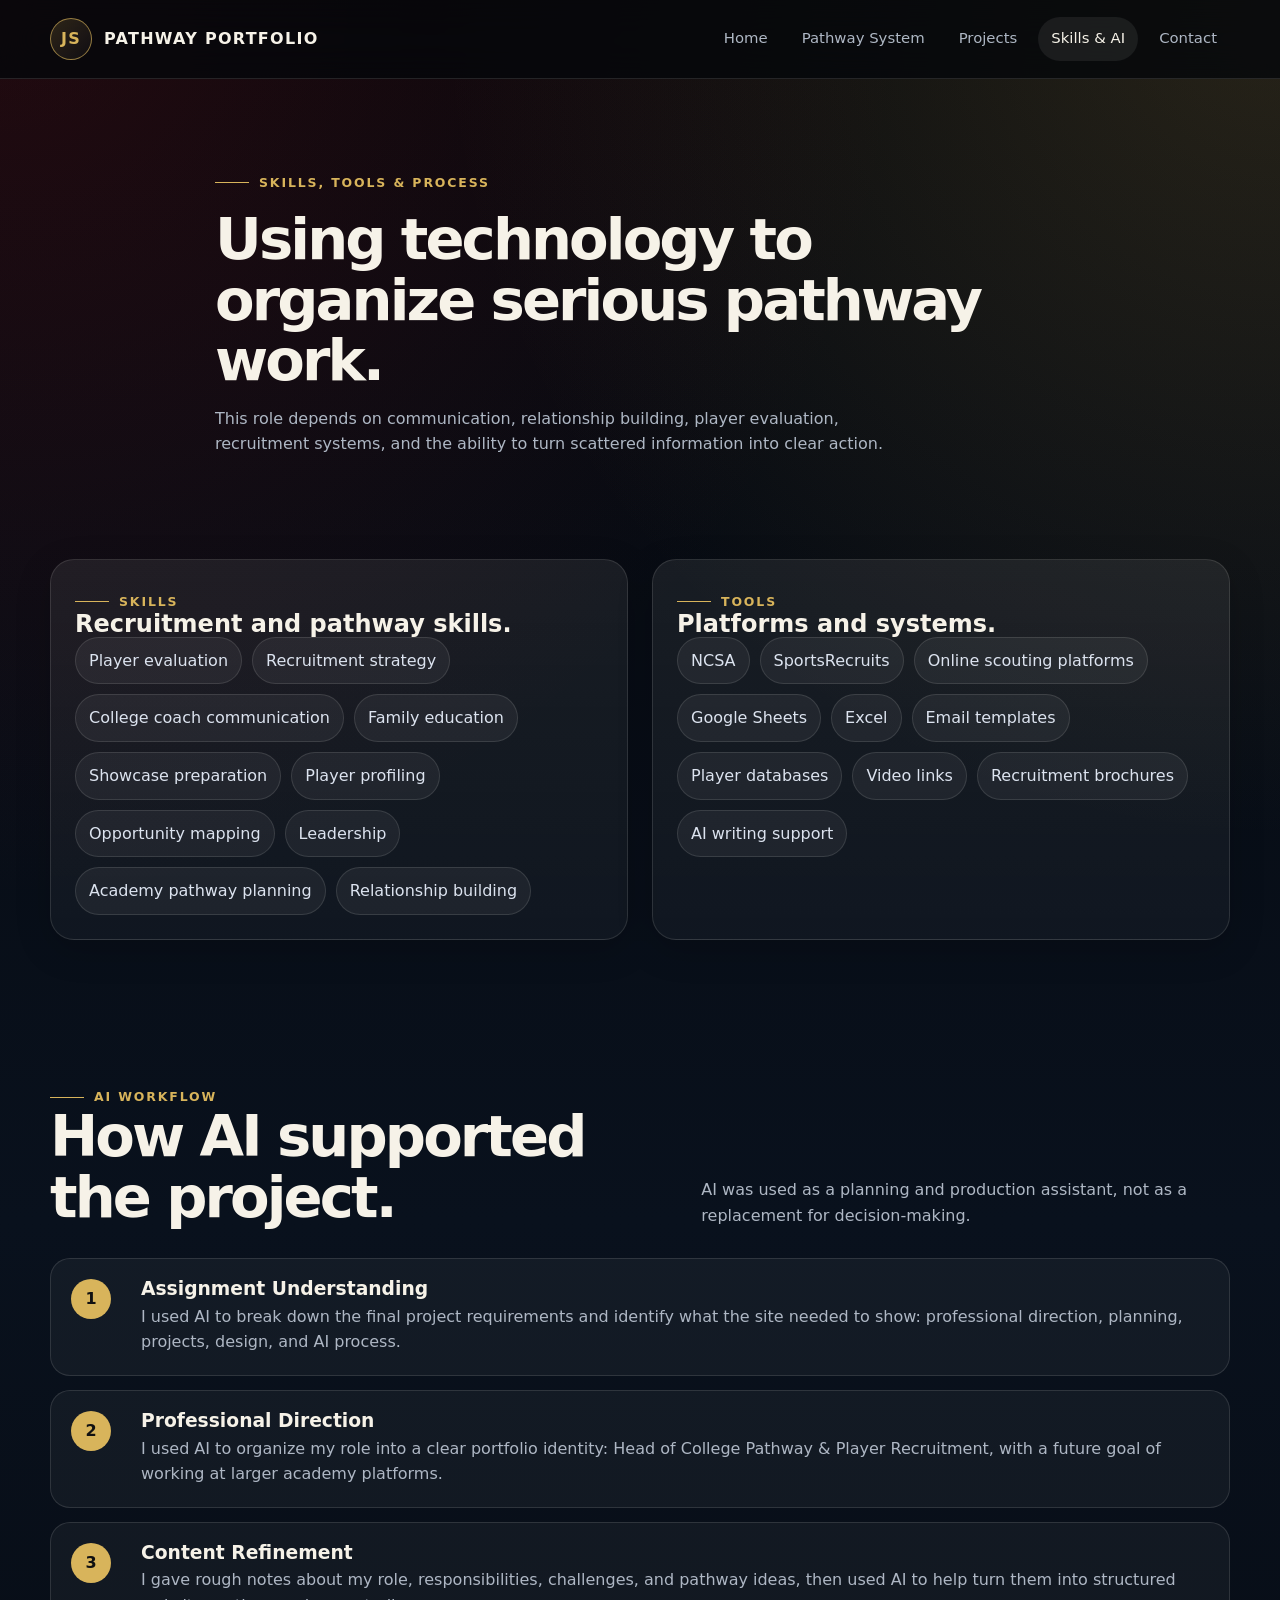
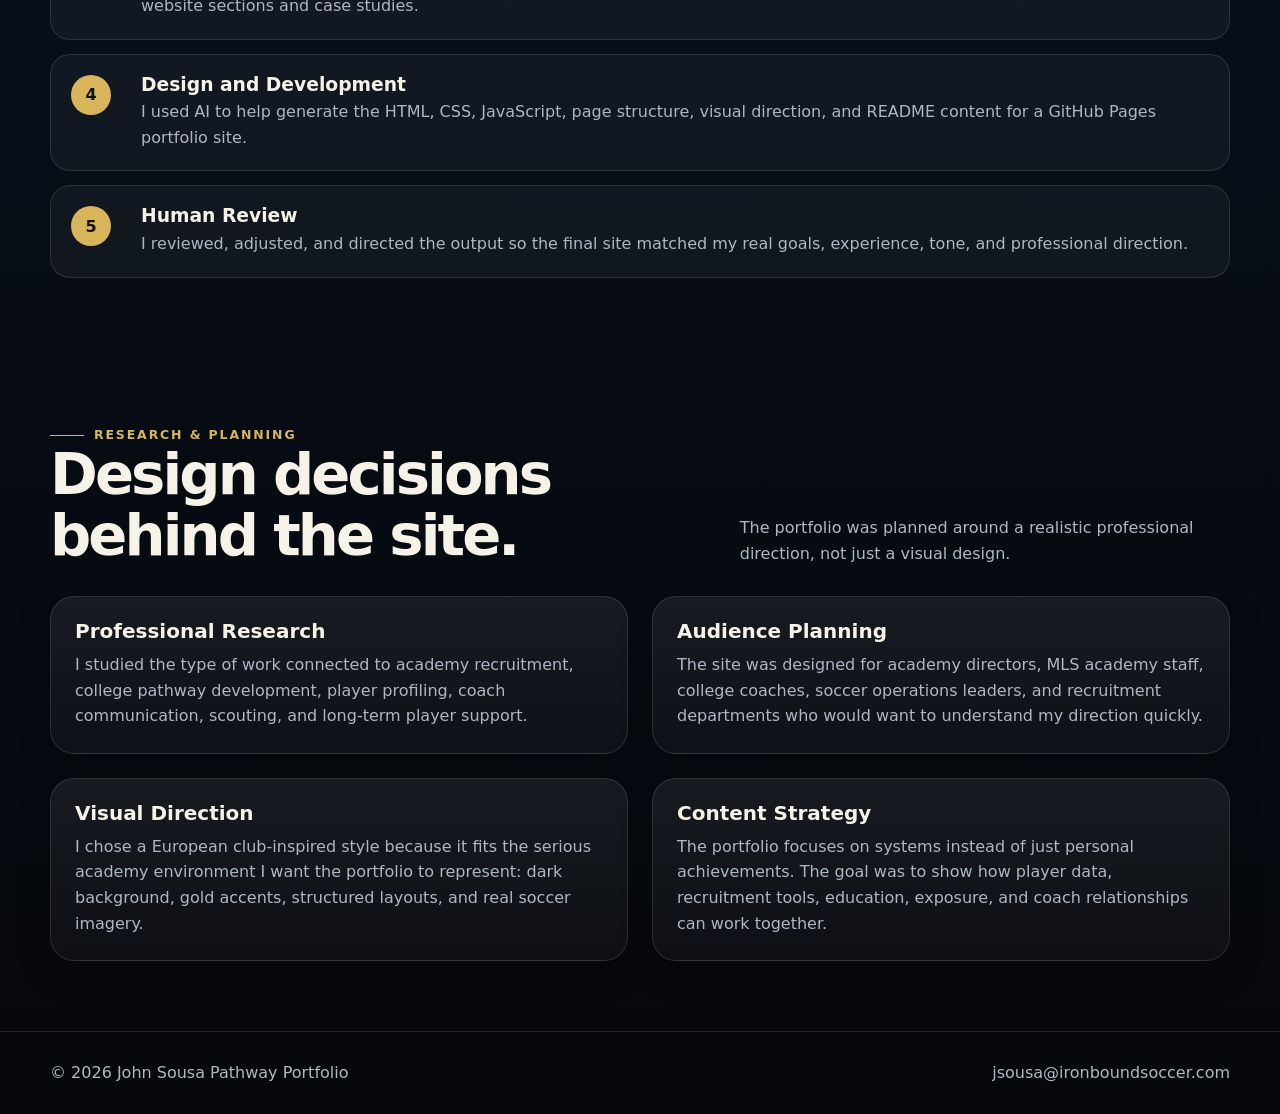
<file: workflow.html>
<!DOCTYPE html>
<html lang="en">
<head>
  <meta charset="UTF-8" />
  <meta name="viewport" content="width=device-width, initial-scale=1.0" />
  <title>Skills & AI Workflow | John Sousa</title>
  <link rel="stylesheet" href="style.css" />
</head>
<body>
  <header class="site-header">
    <nav class="container nav">
      <a class="brand" href="index.html"><span class="brand-mark">JS</span><span>Pathway Portfolio</span></a>
      <button class="menu-toggle" aria-label="Open navigation">Menu</button>
      <div class="nav-links">
        <a href="index.html">Home</a>
        <a href="pathway.html">Pathway System</a>
        <a href="projects.html">Projects</a>
        <a href="workflow.html">Skills & AI</a>
        <a href="contact.html">Contact</a>
      </div>
    </nav>
  </header>

  <main>
    <section class="page-hero">
      <div class="container page-title reveal">
        <span class="kicker">Skills, Tools & Process</span>
        <h1>Using technology to organize serious pathway work.</h1>
        <p>This role depends on communication, relationship building, player evaluation, recruitment systems, and the ability to turn scattered information into clear action.</p>
      </div>
    </section>

    <section>
      <div class="container grid-2">
        <article class="card reveal">
          <span class="kicker">Skills</span>
          <h2>Recruitment and pathway skills.</h2>
          <div class="tool-cloud">
            <span>Player evaluation</span>
            <span>Recruitment strategy</span>
            <span>College coach communication</span>
            <span>Family education</span>
            <span>Showcase preparation</span>
            <span>Player profiling</span>
            <span>Opportunity mapping</span>
            <span>Leadership</span>
            <span>Academy pathway planning</span>
            <span>Relationship building</span>
          </div>
        </article>

        <article class="card reveal">
          <span class="kicker">Tools</span>
          <h2>Platforms and systems.</h2>
          <div class="tool-cloud">
            <span>NCSA</span>
            <span>SportsRecruits</span>
            <span>Online scouting platforms</span>
            <span>Google Sheets</span>
            <span>Excel</span>
            <span>Email templates</span>
            <span>Player databases</span>
            <span>Video links</span>
            <span>Recruitment brochures</span>
            <span>AI writing support</span>
          </div>
        </article>
      </div>
    </section>

    <section>
      <div class="container">
        <div class="section-header reveal">
          <div>
            <span class="kicker">AI Workflow</span>
            <h2>How AI supported the project.</h2>
          </div>
          <p>AI was used as a planning and production assistant, not as a replacement for decision-making.</p>
        </div>

        <div class="ai-steps">
          <div class="ai-step reveal">
            <span>1</span>
            <div>
              <h3>Assignment Understanding</h3>
              <p>I used AI to break down the final project requirements and identify what the site needed to show: professional direction, planning, projects, design, and AI process.</p>
            </div>
          </div>

          <div class="ai-step reveal">
            <span>2</span>
            <div>
              <h3>Professional Direction</h3>
              <p>I used AI to organize my role into a clear portfolio identity: Head of College Pathway & Player Recruitment, with a future goal of working at larger academy platforms.</p>
            </div>
          </div>

          <div class="ai-step reveal">
            <span>3</span>
            <div>
              <h3>Content Refinement</h3>
              <p>I gave rough notes about my role, responsibilities, challenges, and pathway ideas, then used AI to help turn them into structured website sections and case studies.</p>
            </div>
          </div>

          <div class="ai-step reveal">
            <span>4</span>
            <div>
              <h3>Design and Development</h3>
              <p>I used AI to help generate the HTML, CSS, JavaScript, page structure, visual direction, and README content for a GitHub Pages portfolio site.</p>
            </div>
          </div>

          <div class="ai-step reveal">
            <span>5</span>
            <div>
              <h3>Human Review</h3>
              <p>I reviewed, adjusted, and directed the output so the final site matched my real goals, experience, tone, and professional direction.</p>
            </div>
          </div>
        </div>
      </div>
    </section>

    <section>
      <div class="container">
        <div class="section-header reveal">
          <div>
            <span class="kicker">Research & Planning</span>
            <h2>Design decisions behind the site.</h2>
          </div>
          <p>The portfolio was planned around a realistic professional direction, not just a visual design.</p>
        </div>

        <div class="grid-2">
          <article class="card reveal">
            <h3>Professional Research</h3>
            <p>I studied the type of work connected to academy recruitment, college pathway development, player profiling, coach communication, scouting, and long-term player support.</p>
          </article>

          <article class="card reveal">
            <h3>Audience Planning</h3>
            <p>The site was designed for academy directors, MLS academy staff, college coaches, soccer operations leaders, and recruitment departments who would want to understand my direction quickly.</p>
          </article>

          <article class="card reveal">
            <h3>Visual Direction</h3>
            <p>I chose a European club-inspired style because it fits the serious academy environment I want the portfolio to represent: dark background, gold accents, structured layouts, and real soccer imagery.</p>
          </article>

          <article class="card reveal">
            <h3>Content Strategy</h3>
            <p>The portfolio focuses on systems instead of just personal achievements. The goal was to show how player data, recruitment tools, education, exposure, and coach relationships can work together.</p>
          </article>
        </div>
      </div>
    </section>
  </main>

  <footer class="site-footer">
    <div class="container footer-inner">
      <span>© 2026 John Sousa Pathway Portfolio</span>
      <span>jsousa@ironboundsoccer.com</span>
    </div>
  </footer>

  <script src="script.js"></script>
</body>
</html>
</file>
<file: style.css>
:root {
  --bg: #07090d;
  --panel: #0d121a;
  --panel-2: #111926;
  --ink: #f6f2e8;
  --muted: #aeb7c4;
  --gold: #d8b45b;
  --gold-soft: rgba(216, 180, 91, 0.16);
  --line: rgba(246, 242, 232, 0.12);
  --red: #a31621;
  --navy: #07162a;
  --shadow: 0 20px 70px rgba(0, 0, 0, 0.35);
  --radius: 24px;
  --max: 1180px;
}

* { box-sizing: border-box; }

html { scroll-behavior: smooth; }

body {
  margin: 0;
  font-family: Inter, ui-sans-serif, system-ui, -apple-system, BlinkMacSystemFont, "Segoe UI", sans-serif;
  color: var(--ink);
  background:
    radial-gradient(circle at top left, rgba(163, 22, 33, 0.18), transparent 30%),
    radial-gradient(circle at top right, rgba(216, 180, 91, 0.16), transparent 28%),
    linear-gradient(180deg, #05070b 0%, #09111d 45%, #05070b 100%);
  line-height: 1.6;
}

body::before {
  content: "";
  position: fixed;
  inset: 0;
  pointer-events: none;
  opacity: 0.13;
  background-image:
    linear-gradient(rgba(255,255,255,.05) 1px, transparent 1px),
    linear-gradient(90deg, rgba(255,255,255,.05) 1px, transparent 1px);
  background-size: 42px 42px;
  mask-image: linear-gradient(to bottom, black, transparent 80%);
  z-index: -1;
}

a { color: inherit; text-decoration: none; }

img { max-width: 100%; display: block; }

.container { width: min(var(--max), calc(100% - 40px)); margin: 0 auto; }

.site-header {
  position: sticky;
  top: 0;
  z-index: 1000;
  backdrop-filter: blur(18px);
  background: rgba(5, 7, 11, 0.78);
  border-bottom: 1px solid var(--line);
}

.nav {
  height: 78px;
  display: flex;
  align-items: center;
  justify-content: space-between;
  gap: 24px;
}

.brand {
  display: flex;
  align-items: center;
  gap: 12px;
  letter-spacing: 0.08em;
  text-transform: uppercase;
  font-weight: 800;
}

.brand-mark {
  width: 42px;
  height: 42px;
  border: 1px solid rgba(216, 180, 91, 0.65);
  border-radius: 50%;
  display: grid;
  place-items: center;
  color: var(--gold);
  background: linear-gradient(135deg, rgba(216,180,91,.18), rgba(255,255,255,.03));
}

.nav-links { display: flex; align-items: center; gap: 8px; }

.nav-links a {
  padding: 10px 13px;
  color: var(--muted);
  font-size: 0.93rem;
  border-radius: 999px;
  transition: 180ms ease;
}

.nav-links a:hover, .nav-links a.active {
  color: var(--ink);
  background: rgba(255,255,255,0.07);
}

.menu-toggle {
  display: none;
  border: 1px solid var(--line);
  color: var(--ink);
  background: transparent;
  padding: 10px 12px;
  border-radius: 12px;
}

.hero {
  padding: 86px 0 54px;
}

.hero-grid {
  display: grid;
  grid-template-columns: 1.05fr 0.95fr;
  gap: 42px;
  align-items: center;
}

.kicker {
  display: inline-flex;
  align-items: center;
  gap: 10px;
  color: var(--gold);
  text-transform: uppercase;
  letter-spacing: 0.15em;
  font-size: 0.78rem;
  font-weight: 800;
}

.kicker::before {
  content: "";
  width: 34px;
  height: 1px;
  background: var(--gold);
}

h1, h2, h3 { line-height: 1.05; margin: 0; }

h1 {
  margin-top: 18px;
  font-size: clamp(3.2rem, 7vw, 6.8rem);
  letter-spacing: -0.07em;
}

.hero h1 span { color: var(--gold); }

.lede {
  color: #d9dee7;
  font-size: clamp(1.1rem, 2vw, 1.32rem);
  max-width: 700px;
  margin: 22px 0 0;
}

.hero-actions { display: flex; gap: 14px; flex-wrap: wrap; margin-top: 30px; }

.btn {
  display: inline-flex;
  align-items: center;
  justify-content: center;
  gap: 9px;
  padding: 13px 18px;
  border-radius: 999px;
  font-weight: 800;
  border: 1px solid var(--line);
  transition: transform 180ms ease, background 180ms ease, border-color 180ms ease;
}

.btn:hover { transform: translateY(-2px); }

.btn.primary {
  color: #101010;
  background: var(--gold);
  border-color: var(--gold);
}

.btn.ghost { color: var(--ink); background: rgba(255,255,255,0.05); }

.hero-card {
  position: relative;
  border-radius: 34px;
  overflow: hidden;
  box-shadow: var(--shadow);
  border: 1px solid var(--line);
  min-height: 610px;
  background: var(--panel);
}

.hero-card img { width: 100%; height: 610px; object-fit: cover; }

.hero-card::after {
  content: "";
  position: absolute;
  inset: 0;
  background: linear-gradient(to top, rgba(3,5,8,.86), transparent 50%);
}

.hero-label {
  position: absolute;
  left: 24px;
  bottom: 24px;
  right: 24px;
  z-index: 2;
  padding: 18px;
  border: 1px solid rgba(255,255,255,0.14);
  border-radius: 22px;
  background: rgba(7, 9, 13, 0.72);
  backdrop-filter: blur(14px);
}

.hero-label strong { display: block; font-size: 1.15rem; }
.hero-label span { color: var(--muted); }

.stat-strip {
  display: grid;
  grid-template-columns: repeat(4, 1fr);
  gap: 14px;
  margin-top: 44px;
}

.stat {
  padding: 20px;
  border: 1px solid var(--line);
  border-radius: 20px;
  background: rgba(255,255,255,.045);
}

.stat strong { display: block; font-size: 1.6rem; color: var(--gold); }
.stat span { color: var(--muted); font-size: .92rem; }

section { padding: 70px 0; }

.section-header {
  display: flex;
  align-items: end;
  justify-content: space-between;
  gap: 28px;
  margin-bottom: 30px;
}

.section-header h2, .page-title h1 {
  font-size: clamp(2.2rem, 4.5vw, 4.5rem);
  letter-spacing: -0.05em;
}

.section-header p, .page-title p { color: var(--muted); max-width: 680px; margin: 14px 0 0; }

.grid-2 { display: grid; grid-template-columns: 1fr 1fr; gap: 24px; }
.grid-3 { display: grid; grid-template-columns: repeat(3, 1fr); gap: 18px; }
.grid-4 { display: grid; grid-template-columns: repeat(4, 1fr); gap: 16px; }

.card {
  border: 1px solid var(--line);
  background: linear-gradient(180deg, rgba(255,255,255,.07), rgba(255,255,255,.035));
  border-radius: var(--radius);
  padding: 24px;
  box-shadow: 0 10px 35px rgba(0,0,0,.18);
}

.card h3 { font-size: 1.25rem; margin-bottom: 10px; }
.card p { color: var(--muted); margin: 0; }

.resume-card { display: grid; grid-template-columns: 240px 1fr; gap: 26px; align-items: stretch; }
.resume-card img { width: 100%; height: 100%; min-height: 360px; object-fit: cover; border-radius: 22px; }

.role-list { display: grid; gap: 14px; }
.role-item {
  padding: 18px;
  border: 1px solid var(--line);
  border-radius: 18px;
  background: rgba(7, 22, 42, 0.48);
}
.role-item strong { display: block; }
.role-item span { color: var(--muted); font-size: .95rem; }

.photo-band {
  display: grid;
  grid-template-columns: 1.3fr .7fr;
  gap: 18px;
}

.photo-band img, .image-card img { width: 100%; height: 100%; object-fit: cover; border-radius: var(--radius); border: 1px solid var(--line); }
.photo-band .tall { min-height: 460px; }
.photo-band .stack { display: grid; gap: 18px; }
.photo-band .stack img { height: 220px; }

.timeline { display: grid; gap: 16px; counter-reset: phase; }
.phase {
  position: relative;
  display: grid;
  grid-template-columns: 90px 1fr;
  gap: 20px;
  align-items: start;
  padding: 24px;
  border: 1px solid var(--line);
  border-radius: var(--radius);
  background: rgba(255,255,255,.045);
}
.phase::before {
  counter-increment: phase;
  content: "0" counter(phase);
  display: grid;
  place-items: center;
  width: 68px;
  height: 68px;
  border-radius: 50%;
  color: #101010;
  background: var(--gold);
  font-weight: 900;
}
.phase h3 {
  margin: 0 0 10px;
  font-size: 1.3rem;
}

.phase p {
  color: var(--muted);
  margin: 0;
}

.age-timeline {
  display: grid;
  grid-template-columns: repeat(4, 1fr);
  gap: 16px;
}
.age-card {
  padding: 22px;
  border-radius: var(--radius);
  border: 1px solid var(--line);
  background: linear-gradient(180deg, rgba(216,180,91,.12), rgba(255,255,255,.035));
}
.age-card .age { color: var(--gold); font-size: 1.9rem; font-weight: 900; }
.age-card p { color: var(--muted); margin-bottom: 0; }

.case-study {
  border: 1px solid var(--line);
  border-radius: 30px;
  padding: 28px;
  background: linear-gradient(135deg, rgba(255,255,255,.075), rgba(255,255,255,.03));
  display: grid;
  grid-template-columns: 1fr .78fr;
  gap: 28px;
  align-items: center;
  margin-bottom: 22px;
}
.case-study h2 { font-size: clamp(1.7rem, 3vw, 3rem); letter-spacing: -.04em; }
.case-study p { color: var(--muted); }
.case-meta { display: grid; grid-template-columns: repeat(3, 1fr); gap: 10px; margin-top: 18px; }
.case-meta div { border: 1px solid var(--line); border-radius: 14px; padding: 13px; color: var(--muted); }
.case-meta strong { color: var(--gold); display: block; font-size: .8rem; text-transform: uppercase; letter-spacing: .1em; }
.mockup {
  border-radius: 24px;
  background: #07101c;
  border: 1px solid rgba(216,180,91,.28);
  padding: 18px;
}
.mock-row { display: flex; align-items: center; justify-content: space-between; border-bottom: 1px solid var(--line); padding: 12px 0; gap: 10px; }
.mock-row:last-child { border-bottom: 0; }
.pill { display: inline-flex; border: 1px solid rgba(216,180,91,.35); color: var(--gold); padding: 4px 9px; border-radius: 999px; font-size: .78rem; }
.progress { height: 8px; background: rgba(255,255,255,.1); border-radius: 999px; overflow: hidden; width: 120px; }
.progress span { display: block; height: 100%; width: var(--w); background: var(--gold); }

.tool-cloud { display: flex; flex-wrap: wrap; gap: 10px; }
.tool-cloud span { padding: 10px 13px; border: 1px solid var(--line); border-radius: 999px; background: rgba(255,255,255,.055); color: #dce3ef; }

.page-hero { padding: 86px 0 32px; }
.page-title { max-width: 850px; }

.ai-steps { display: grid; gap: 14px; }
.ai-step { display: grid; grid-template-columns: 54px 1fr; gap: 16px; align-items: start; padding: 20px; border: 1px solid var(--line); border-radius: 20px; background: rgba(255,255,255,.045); }
.ai-step span { width: 40px; height: 40px; display: grid; place-items: center; border-radius: 50%; background: var(--gold); color: #111; font-weight: 900; }
.ai-step p { color: var(--muted); margin: 5px 0 0; }

.contact-panel {
  border: 1px solid rgba(216,180,91,.32);
  background: linear-gradient(135deg, rgba(216,180,91,.15), rgba(255,255,255,.04));
  border-radius: 34px;
  padding: 42px;
  display: grid;
  grid-template-columns: 1fr .75fr;
  gap: 26px;
  align-items: center;
}
.contact-panel h1 { font-size: clamp(2.5rem, 5vw, 5rem); }
.contact-panel p { color: #d9dee7; }

.site-footer {
  border-top: 1px solid var(--line);
  padding: 28px 0;
  color: var(--muted);
}
.footer-inner { display: flex; justify-content: space-between; gap: 20px; flex-wrap: wrap; }

.reveal { opacity: 0; transform: translateY(18px); transition: 700ms ease; }
.reveal.visible { opacity: 1; transform: translateY(0); }

@media (max-width: 920px) {
  .menu-toggle { display: inline-flex; }
  .nav-links { display: none; position: absolute; top: 78px; left: 20px; right: 20px; padding: 14px; flex-direction: column; align-items: stretch; background: rgba(7,9,13,.96); border: 1px solid var(--line); border-radius: 18px; }
  .nav-links.open { display: flex; }
  .hero-grid, .grid-2, .case-study, .contact-panel, .resume-card, .photo-band { grid-template-columns: 1fr; }
  .grid-3, .grid-4, .age-timeline, .stat-strip { grid-template-columns: repeat(2, 1fr); }
  .hero-card, .hero-card img { min-height: 460px; height: 460px; }
  .phase { grid-template-columns: 1fr; }
}

@media (max-width: 620px) {
  .grid-3, .grid-4, .age-timeline, .stat-strip, .case-meta { grid-template-columns: 1fr; }
  .container { width: min(100% - 28px, var(--max)); }
  .hero { padding-top: 54px; }
  h1 { font-size: 3.2rem; }
  .section-header { display: block; }
  .contact-panel { padding: 26px; }
}
</file>
